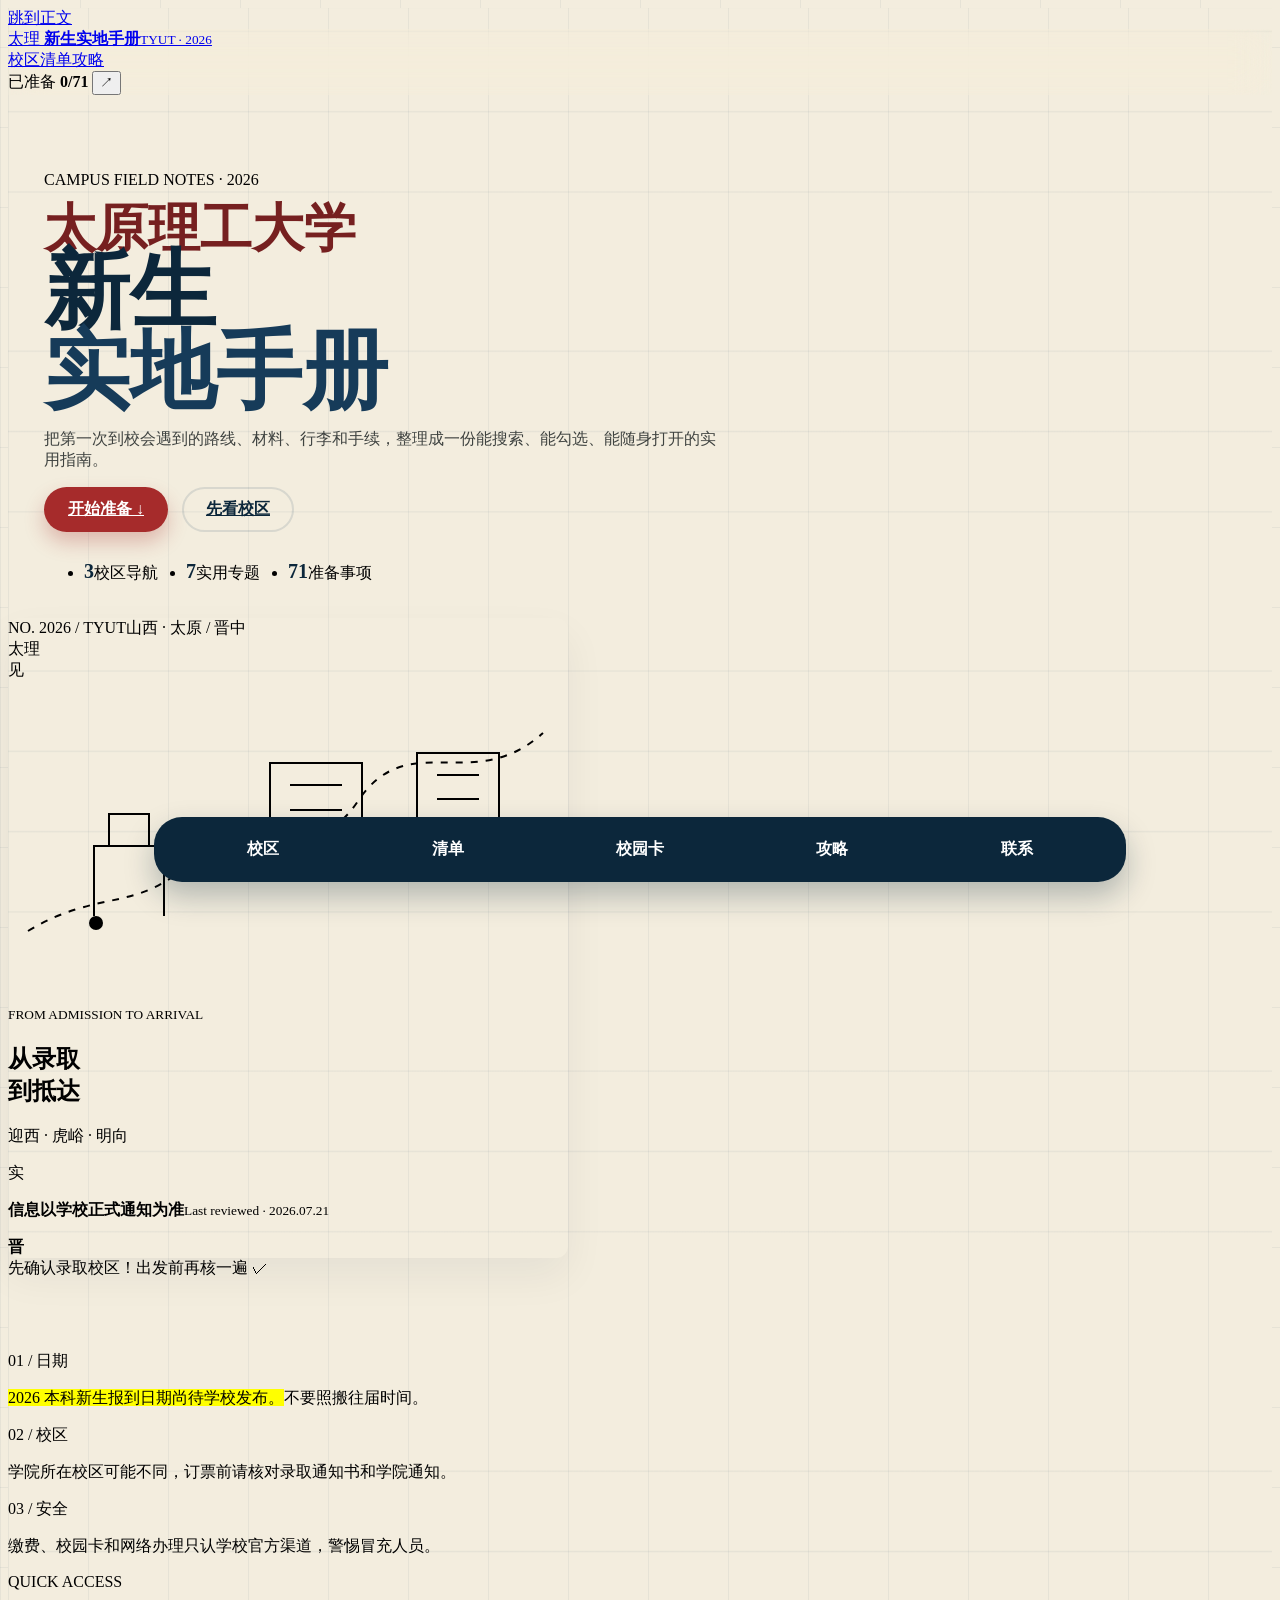
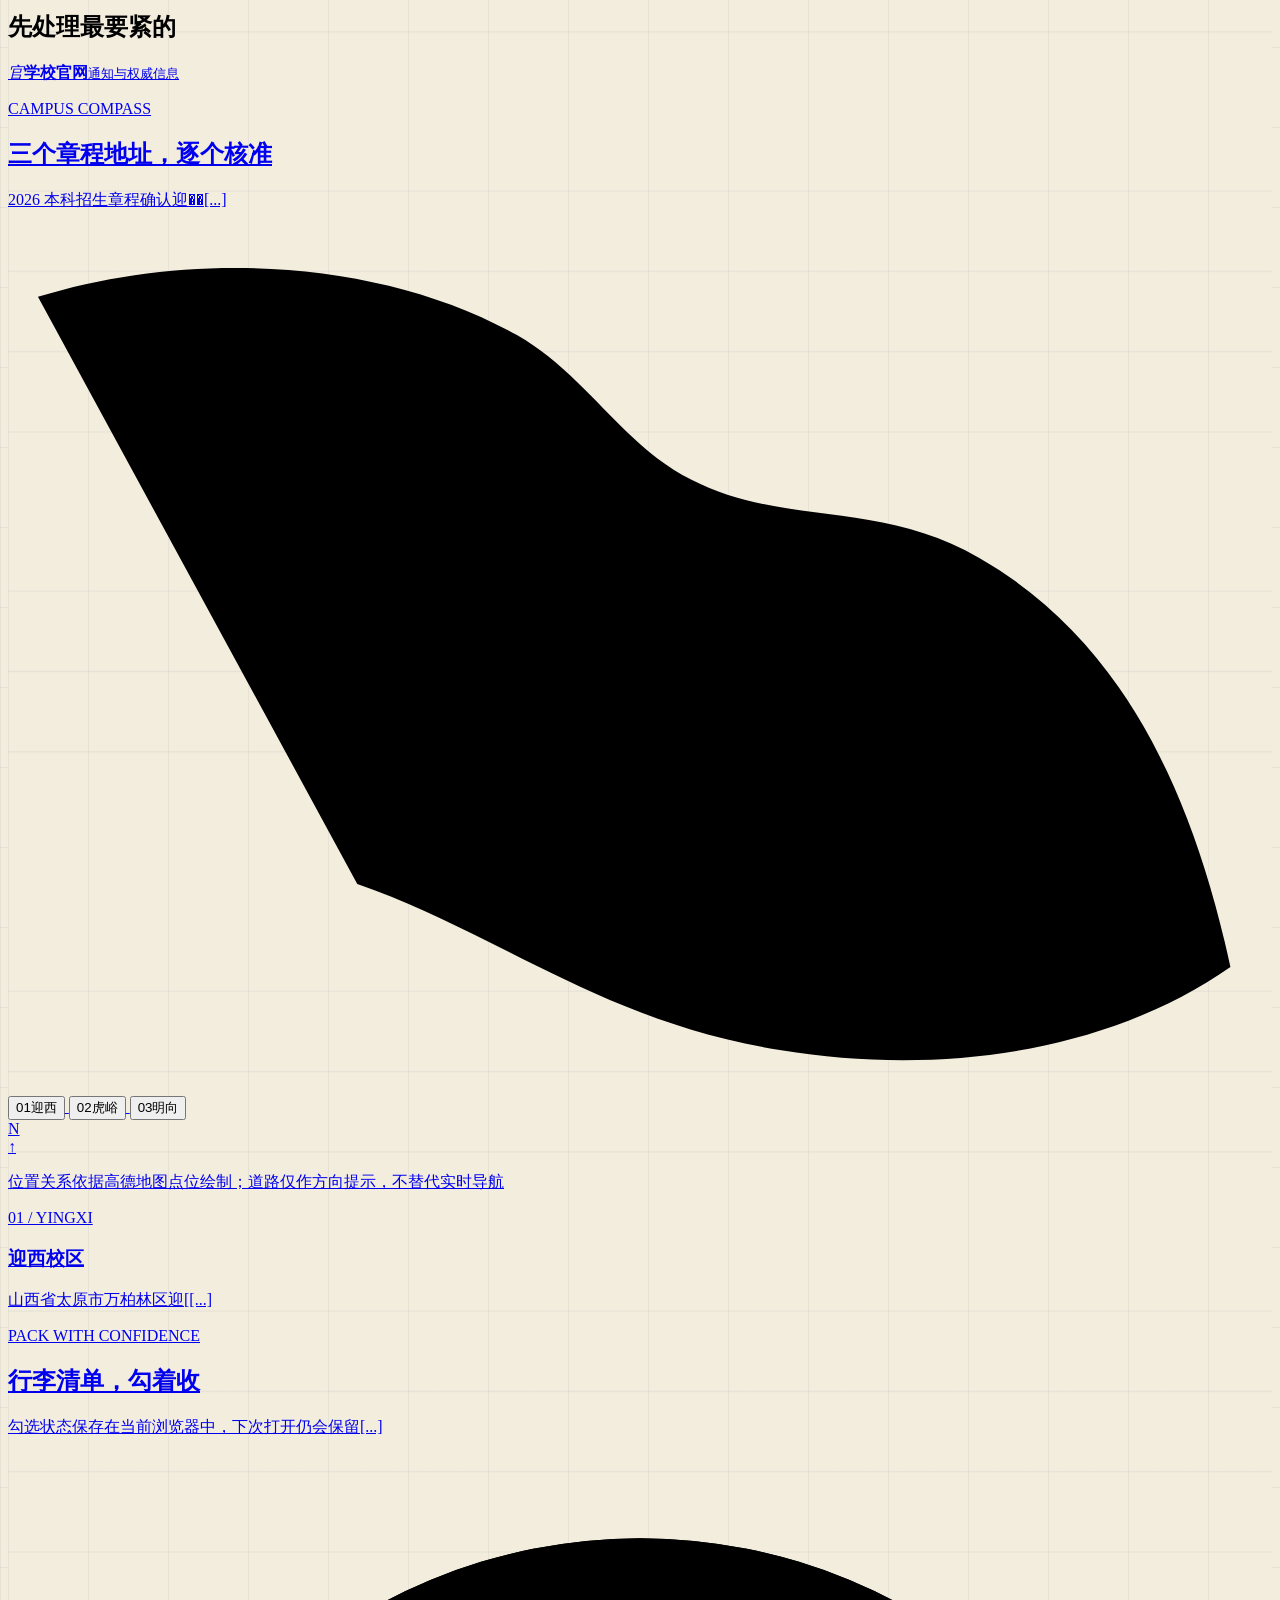
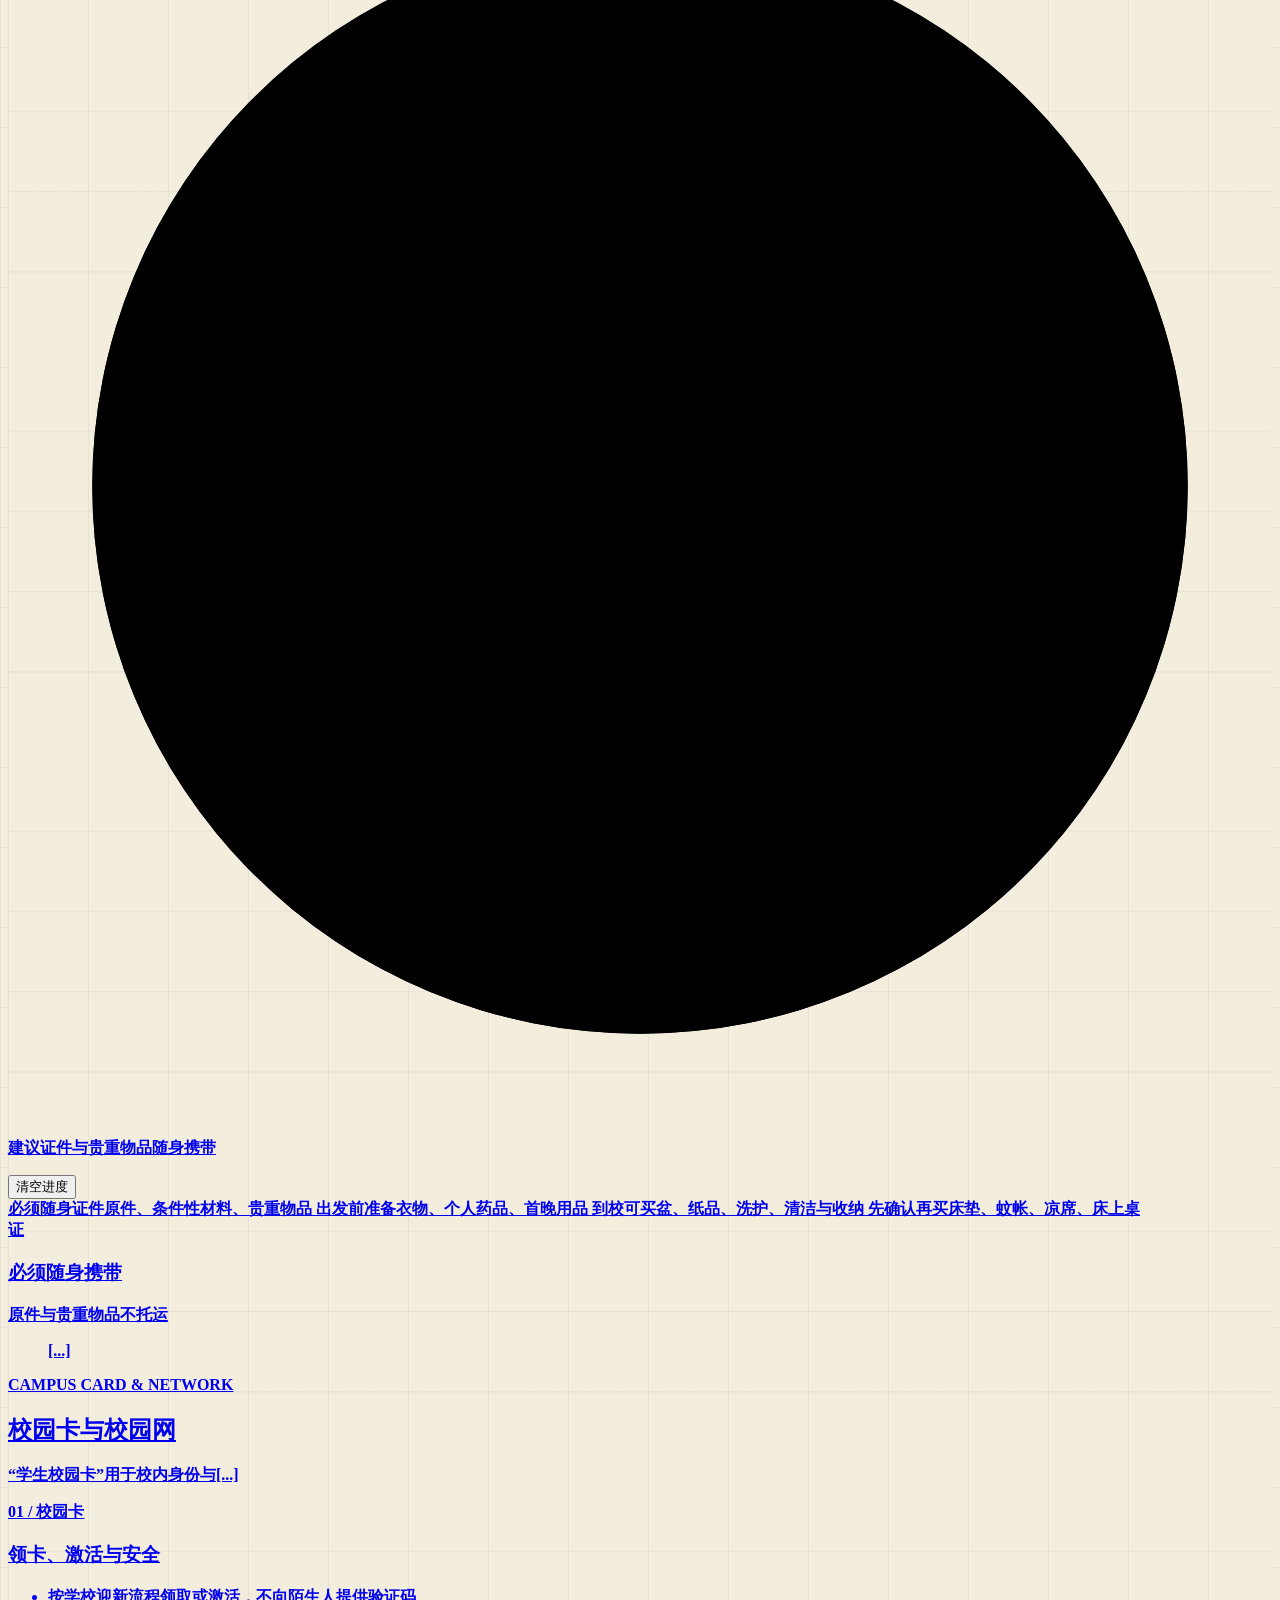
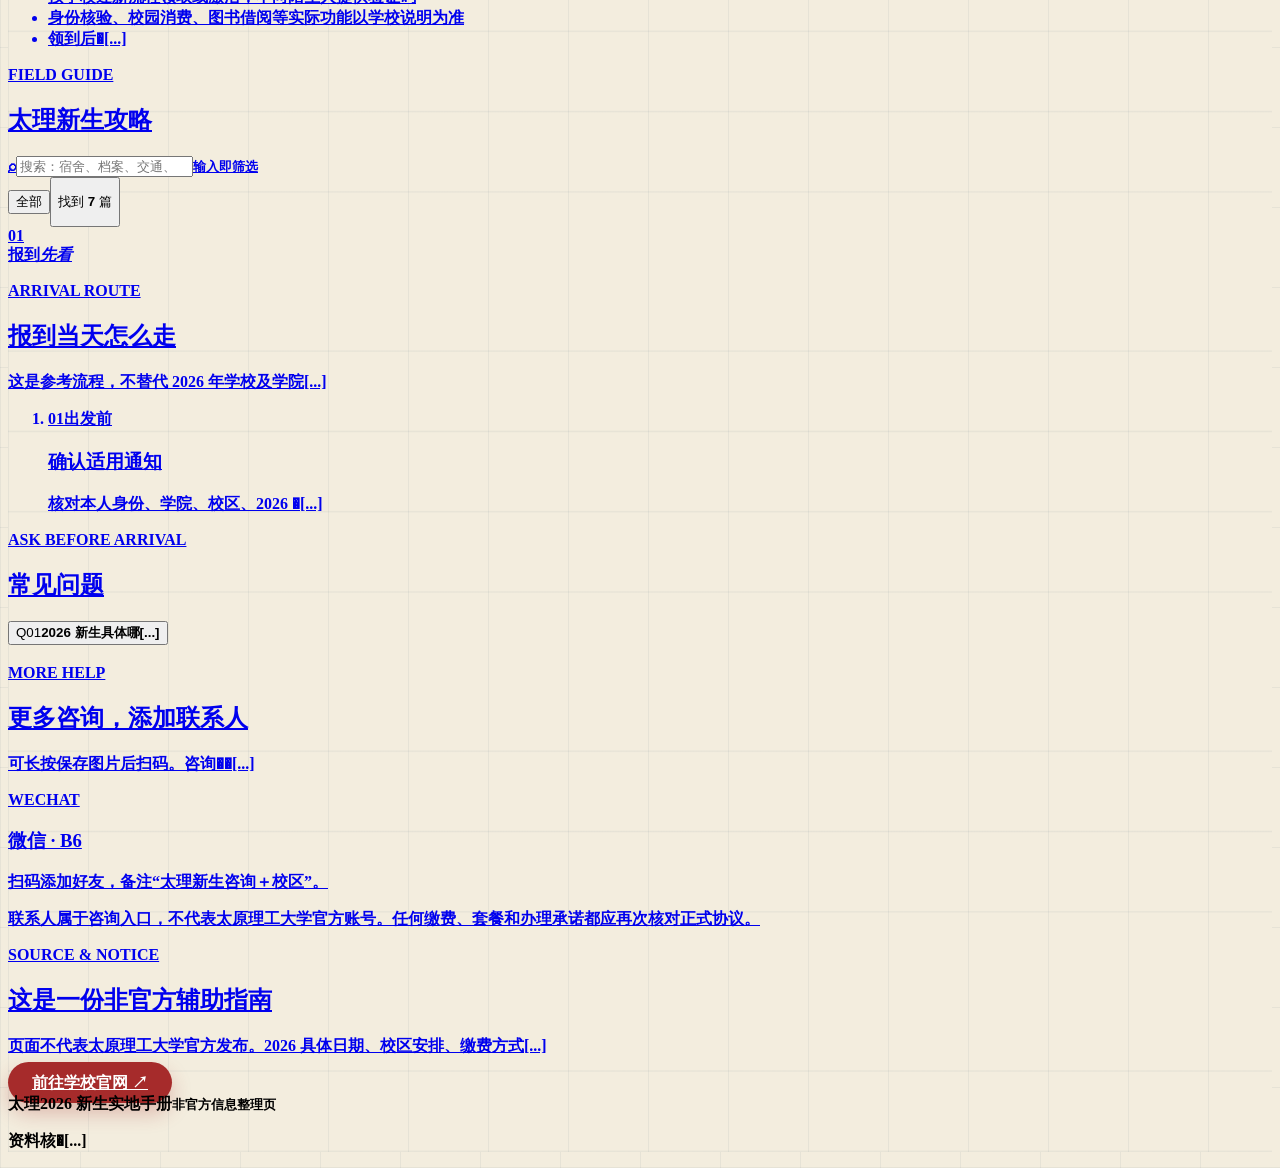
<file: index.html>
<!DOCTYPE html>
<!-- saved from url=(0042)https://tyut-2026-guide.pages.dev/#contact -->
<html lang="zh-CN" style="--progress-offset: 327;"><head><meta http-equiv="Content-Type" content="text/html; charset=UTF-8">
    
    <meta name="viewport" content="width=device-width, initial-scale=1.0">
    <meta name="theme-color" content="#a62b2b">
    <meta name="description" content="太原理工大学 2026 新生实地手册：报到准备、校区导览、行李清单、到校流程与常见问题。">
    <title>太原理工大学 2026 新生实地手册</title>
    <link rel="icon" href="https://tyut-2026-guide.pages.dev/favicon.svg">
    <link rel="stylesheet" href="./assets/styles.css">
    <link rel="stylesheet" href="./assets/custom.css">
  </head>
  <body>
    <a class="skip-link" href="https://tyut-2026-guide.pages.dev/#main">跳到正文</a>
    <header class="site-header" id="top">
      <div class="shell nav-wrap">
        <a class="brand" href="https://tyut-2026-guide.pages.dev/#top" aria-label="返回首页">
          <span class="brand-seal">太理</span>
          <span><strong>新生实地手册</strong><small>TYUT · 2026</small></span>
        </a>
        <nav class="desktop-nav" aria-label="主导航">
          <a href="https://tyut-2026-guide.pages.dev/#map" class="">校区</a><a href="https://tyut-2026-guide.pages.dev/#checklist" class="">清单</a><a href="https://tyut-2026-guide.pages.dev/#[...]" class="">攻略</a>
        </nav>
        <div class="nav-actions">
          <span class="nav-progress">已准备 <strong data-progress-text="">0/71</strong></span>
          <button class="icon-button" type="button" data-share="" aria-label="分享本手册">↗</button>
        </div>
      </div>
    </header>

    <main id="main" tabindex="-1">
      <section class="hero shell">
        <div class="hero-copy reveal visible">
          <p class="eyebrow">CAMPUS FIELD NOTES · 2026</p>
          <h1><span>太原理工大学</span>新生<br><em>实地手册</em></h1>
          <p class="hero-intro">把第一次到校会遇到的路线、材料、行李和手续，整理成一份能搜索、能勾选、能随身打开的实用指南。</p>
          <div class="hero-actions">
            <a class="button button-primary" href="https://tyut-2026-guide.pages.dev/#checklist">开始准备 <span>↓</span></a>
            <a class="button button-ghost" href="https://tyut-2026-guide.pages.dev/#map">先看校区</a>
          </div>
          <ul class="hero-stats" aria-label="手册概览">
            <li><strong>3</strong><span>校区导航</span></li>
            <li><strong id="guide-count">7</strong><span>实用专题</span></li>
            <li><strong id="item-count">71</strong><span>准备事项</span></li>
          </ul>
        </div>
        <div class="field-wrap reveal reveal-delay visible">
          <span class="tape tape-one"></span><span class="tape tape-two"></span>
          <article class="field-card">
            <div class="field-top"><span>NO. 2026 / TYUT</span><span>山西 · 太原 / 晋中</span></div>
            <div class="field-stamp">太理<br>见</div>
            <div class="campus-sketch" aria-hidden="true">
              <svg viewBox="0 0 560 320" role="img">
                <path d="M20 250 C95 205 130 235 190 174 S300 195 350 120 S465 115 535 52" fill="none" stroke="currentColor" stroke-width="2" stroke-dasharray="7 8"></path>
                <path d="M86 235v-70h70v70m-55-70v-32h40v32m121 15v-98h92v98m-72-76h52m-52 25h52m75 15v-72h82v72m-62-50h42m-42 24h42" fill="none" stroke="currentColor" stroke-width="2"></path>
                <circle cx="88" cy="242" r="7"></circle><circle cx="279" cy="184" r="7"></circle><circle cx="451" cy="148" r="7"></circle>
              </svg>
            </div>
            <div class="field-main"><small>FROM ADMISSION TO ARRIVAL</small><h2>从录取<br>到抵达</h2><p>迎西 · 虎峪 · 明向</p></div>
            <div class="field-foot"><span class="mini-seal">实</span><p><strong>信息以学校正式通知为准</strong><small>Last reviewed · 2026.07.21</small></p><b>晋</b></div>
          </article>
          <span class="hand-note note-one">先确认录取校区！</span><span class="hand-note note-two">出发前再核一遍 ✓</span>
        </div>
      </section>

      <section class="shell notice-section reveal visible" aria-label="重要提醒">
        <article><span>01 / 日期</span><p><mark>2026 本科新生报到日期尚待学校发布。</mark>不要照搬往届时间。</p></article>
        <article><span>02 / 校区</span><p>学院所在校区可能不同，订票前请核对录取通知书和学院通知。</p></article>
        <article><span>03 / 安全</span><p>缴费、校园卡和网络办理只认学校官方渠道，警惕冒充人员。</p></article>
      </section>

      <section class="quick shell section-space">
        <header class="section-heading reveal visible"><p class="eyebrow">QUICK ACCESS</p><h2>先处理最要紧的</h2></header>
        <div class="quick-grid">
          <a class="quick-card reveal visible" href="https://www.tyut.edu.cn/" target="_blank" rel="noopener"><i>官</i><span><strong>学校官网</strong><small>通知与权威信息</small></spa[...]</a>
        </div>
      </section>

      <section class="map-section" id="map">
        <div class="shell section-space">
          <header class="section-heading split light reveal visible"><div><p class="eyebrow">CAMPUS COMPASS</p><h2>三个章程地址，逐个核准</h2></div><p>2026 本科招生章程确认迎��[...]</p></header>
          <div class="map-layout reveal visible">
            <div class="map-board" aria-label="太原理工大学校区示意图">
              <div class="map-grid"></div>
              <svg class="regional-map" viewBox="0 0 760 520" aria-hidden="true">
                <path class="district-shape" d="M18 42C112 13 226 20 306 65c42 24 63 66 105 87 54 28 113 12 173 47 82 47 127 134 151 246-76 53-178 65-270 50-108-17-171-71-255-100C132 368 61 359 20[...]"/>
              </svg>
              <button class="map-pin active" style="--x:20%;--y:25%" data-campus="yingxi"><span>01</span>迎西</button>
              <button class="map-pin" style="--x:20%;--y:34%" data-campus="huyu"><span>02</span>虎峪</button>
              <button class="map-pin" style="--x:80%;--y:75%" data-campus="mingxiang"><span>03</span>明向</button>
              <div class="map-north">N<br><span>↑</span></div>
              <p class="map-caption">位置关系依据高德地图点位绘制；道路仅作方向提示，不替代实时导航</p>
            </div>
            <aside class="campus-panel" id="campus-panel" aria-live="polite"><span class="campus-index">01 / YINGXI</span><h3>迎西校区</h3><p class="address">山西省太原市万柏林区迎[[...]</p></aside>
          </div>
        </div>
      </section>

      <section class="checklist-section" id="checklist">
        <div class="shell section-space">
          <div class="checklist-intro reveal visible">
            <header class="section-heading light"><p class="eyebrow">PACK WITH CONFIDENCE</p><h2>行李清单，勾着收</h2><p>勾选状态保存在当前浏览器中，下次打开仍会保留[...]</p>
            <div class="progress-ring"><svg viewBox="0 0 120 120"><circle cx="60" cy="60" r="52"></circle><circle class="progress-value" cx="60" cy="60" r="52"></circle></svg><strong data-progres[...]</strong></div>
          </div>
          <div class="check-toolbar"><p>建议证件与贵重物品随身携带</p><button type="button" data-clear-checks="">清空进度</button></div>
          <div class="pack-legend" aria-label="物品准备分类">
            <span><b>必须随身</b>证件原件、条件性材料、贵重物品</span>
            <span><b>出发前准备</b>衣物、个人药品、首晚用品</span>
            <span><b>到校可买</b>盆、纸品、洗护、清洁与收纳</span>
            <span><b>先确认再买</b>床垫、蚊帐、凉席、床上桌</span>
          </div>
          <div class="check-grid" id="check-grid"><article class="check-group"><header><span>证</span><div><h3>必须随身携带</h3><p>原件与贵重物品不托运</p></div></header><ul>[...]</ul></article></div>
        </div>
      </section>

      <section class="campus-card-section shell section-space" id="campus-card">
        <header class="section-heading split reveal visible"><div><p class="eyebrow">CAMPUS CARD &amp; NETWORK</p><h2>校园卡与校园网</h2></div><p>“学生校园卡”用于校内身份与[...]</p></header>
        <div class="campus-service-grid">
          <article class="service-panel service-panel-card reveal visible">
            <span class="service-index">01 / 校园卡</span><h3>领卡、激活与安全</h3>
            <ul><li>按学校迎新流程领取或激活，不向陌生人提供验证码</li><li>身份核验、校园消费、图书借阅等实际功能以学校说明为准</li><li>领到后�[...]</li></ul>
          </article>
        </div>
      </section>

      <section class="guide-section shell section-space" id="guide">
        <header class="section-heading reveal visible"><p class="eyebrow">FIELD GUIDE</p><h2>太理新生攻略</h2></header>
        <div class="guide-tools reveal visible">
          <label class="search-box"><span>⌕</span><input type="search" data-search="" placeholder="搜索：宿舍、档案、交通、防骗…"><kbd>输入即筛选</kbd></label>
          <div class="filters" id="filters" aria-label="攻略分类"><button type="button" class="active" data-filter="全部" aria-pressed="true">全部</button><button type="button" class="" d[...]</div>
          <p>找到 <strong id="result-count">7</strong> 篇</p>
        </div>
        <div class="guide-list" id="guide-list"><article class="guide-card"><div class="guide-number">01</div><div class="guide-body"><div class="guide-meta"><span>报到</span><em>先看</em></d[...]</article></div>
      </section>

      <section class="arrival shell section-space" id="arrival">
        <header class="section-heading split reveal visible"><div><p class="eyebrow">ARRIVAL ROUTE</p><h2>报到当天怎么走</h2></div><p>这是参考流程，不替代 2026 年学校及学院[...]</p></header>
        <ol class="timeline" id="timeline"><li class="reveal visible"><span class="step">01</span><time>出发前</time><h3>确认适用通知</h3><p>核对本人身份、学院、校区、2026 �[...]</li></ol>
      </section>

      <section class="faq shell section-space" id="faq">
        <header class="section-heading reveal visible"><p class="eyebrow">ASK BEFORE ARRIVAL</p><h2>常见问题</h2></header>
        <div class="faq-list" id="faq-list"><article class="faq-item"><h3><button type="button" aria-expanded="true" aria-controls="faq-0" data-faq=""><span>Q01</span><strong>2026 新生具体哪[...]</strong></button></h3></article></div>
      </section>

      <section class="contact-section" id="contact">
        <div class="shell section-space">
          <header class="section-heading split light reveal visible"><div><p class="eyebrow">MORE HELP</p><h2>更多咨询，添加联系人</h2></div><p>可长按保存图片后扫码。咨询��[...]</p></header>
          <div class="contact-grid">
            <article class="contact-card reveal visible"><div class="contact-copy"><span>WECHAT</span><h3>微信 · B6</h3><p>扫码添加好友，备注“太理新生咨询＋校区”。</p></[...]
          </div>
          <p class="contact-disclaimer">联系人属于咨询入口，不代表太原理工大学官方账号。任何缴费、套餐和办理承诺都应再次核对正式协议。</p>
        </div>
      </section>

      <section class="source-card shell reveal visible">
        <div><p class="eyebrow">SOURCE &amp; NOTICE</p><h2>这是一份非官方辅助指南</h2><p>页面不代表太原理工大学官方发布。2026 具体日期、校区安排、缴费方式[...]</p>
        <a class="button button-primary" href="https://www.tyut.edu.cn/" target="_blank" rel="noopener">前往学校官网 ↗</a>
      </section>
    </main>

    <footer class="site-footer">
        <div class="shell"><div class="brand"><span class="brand-seal">太理</span><span><strong>2026 新生实地手册</strong><small>非官方信息整理页</small></span></div><p>资料核�[...]</p></div>
    </footer>
    <nav class="mobile-nav" aria-label="移动端导航"><a href="https://tyut-2026-guide.pages.dev/#map">校区</a><a href="https://tyut-2026-guide.pages.dev/#checklist">清单</a><a href="https://tyut-2026-guide.pages.dev/#campus-card">校园卡</a><a href="https://tyut-2026-guide.pages.dev/#guide">攻略</a><a href="https://tyut-2026-guide.pages.dev/#contact">联系</a></nav>
    <div class="toast" role="status" aria-live="polite"></div>
    <script type="module" src="./assets/app.js"></script>
  

</body></html>
</file>
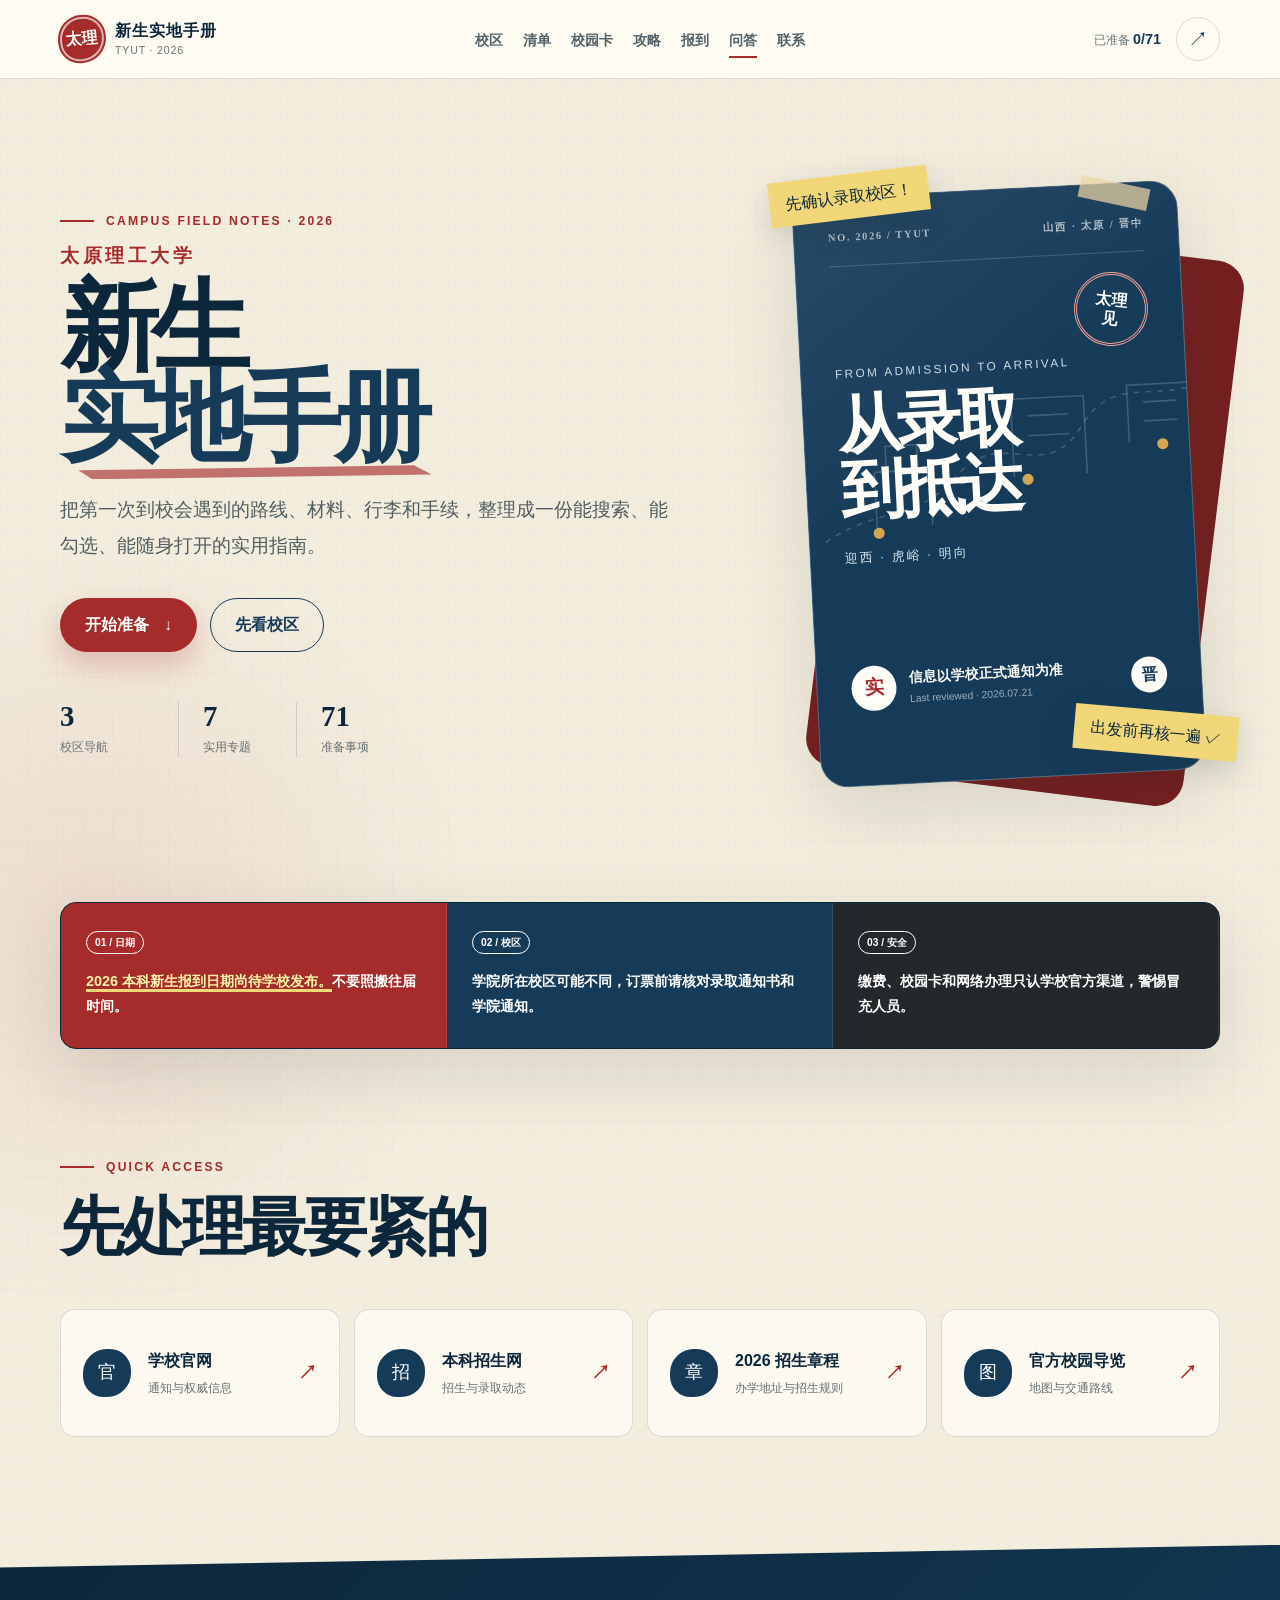
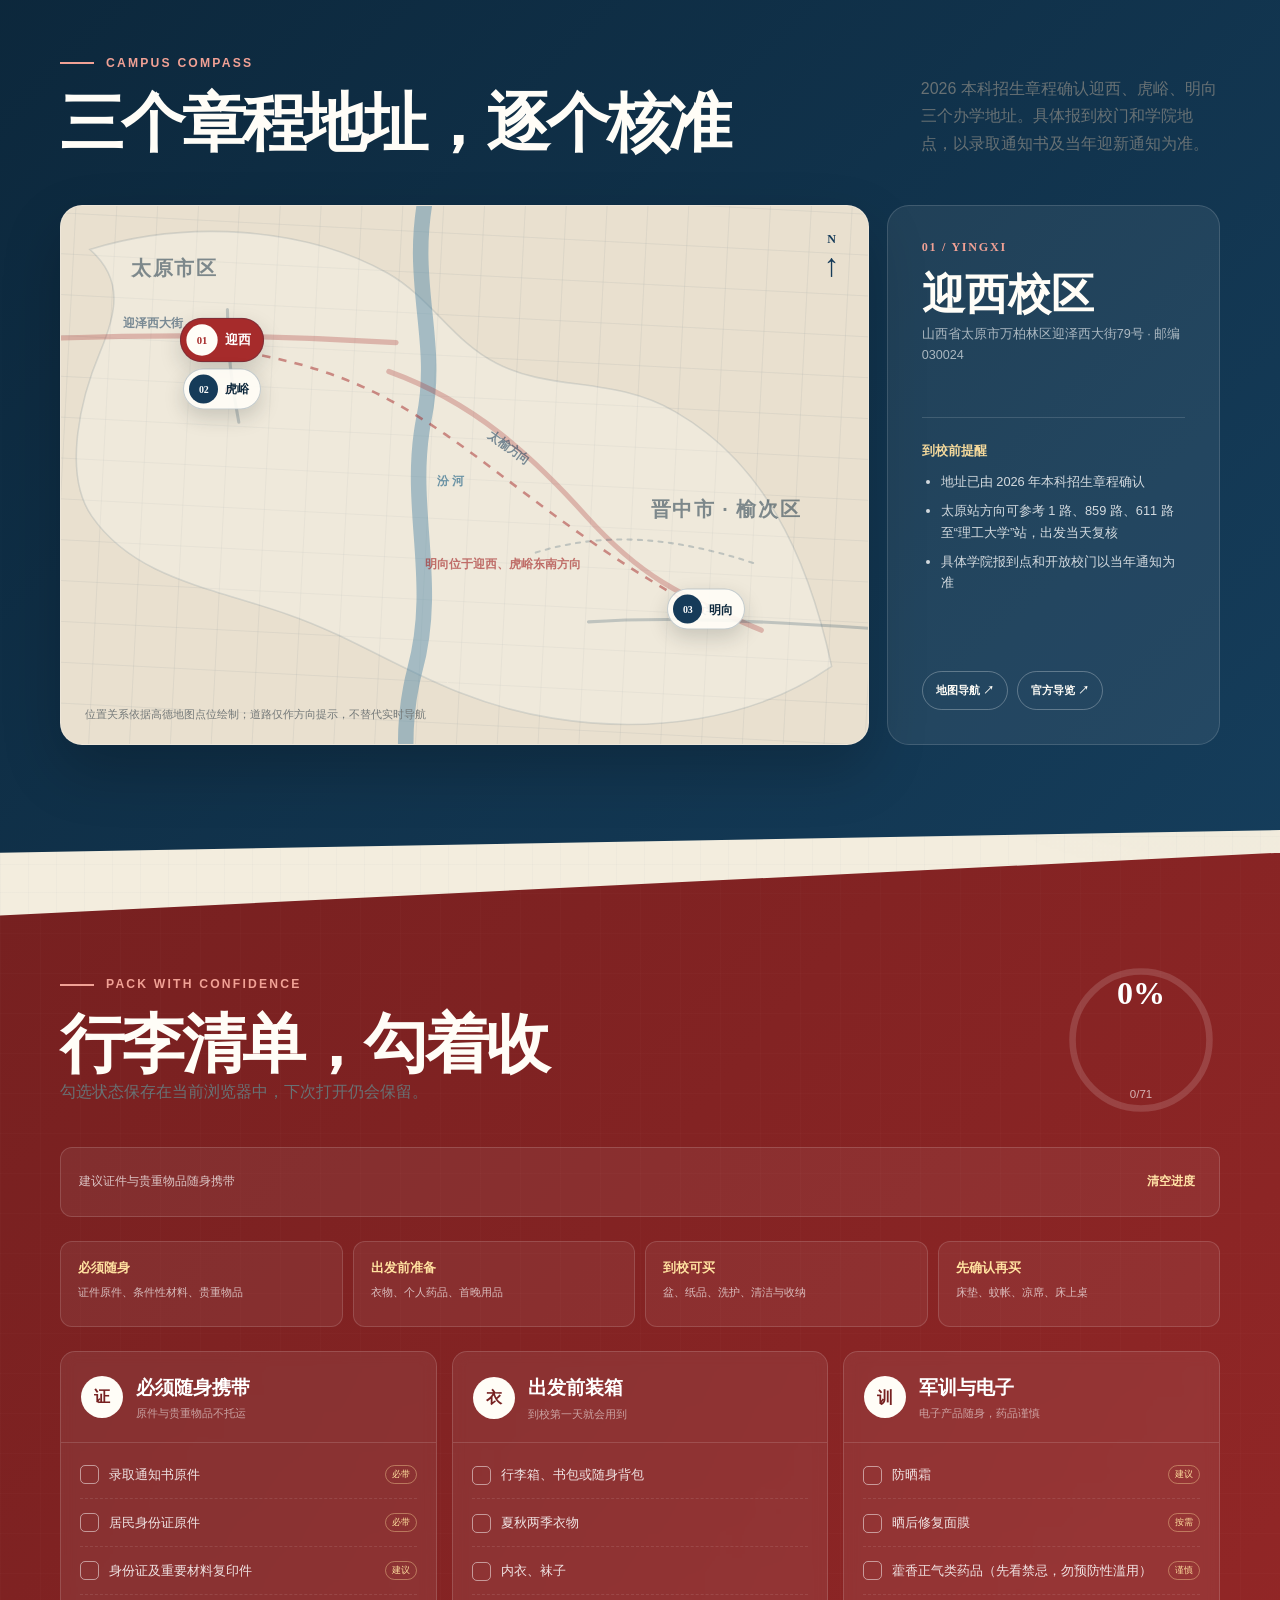
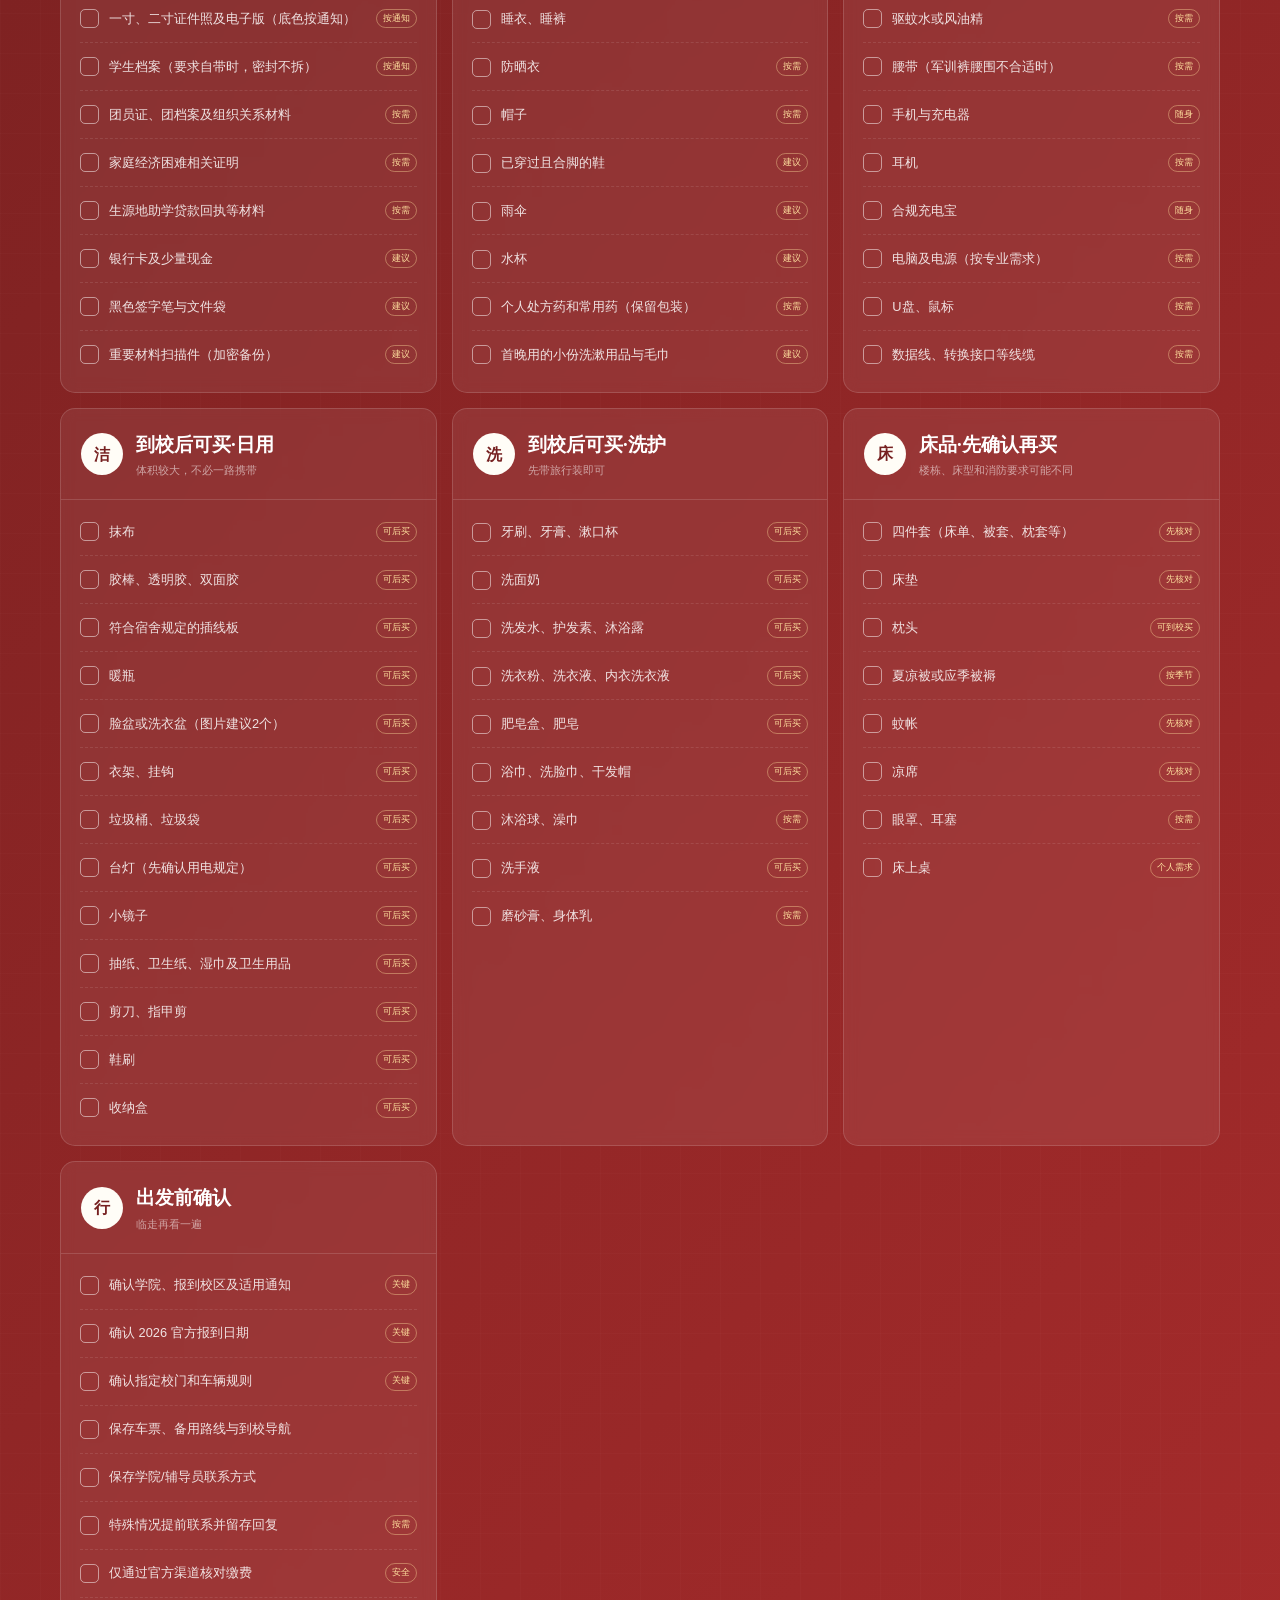
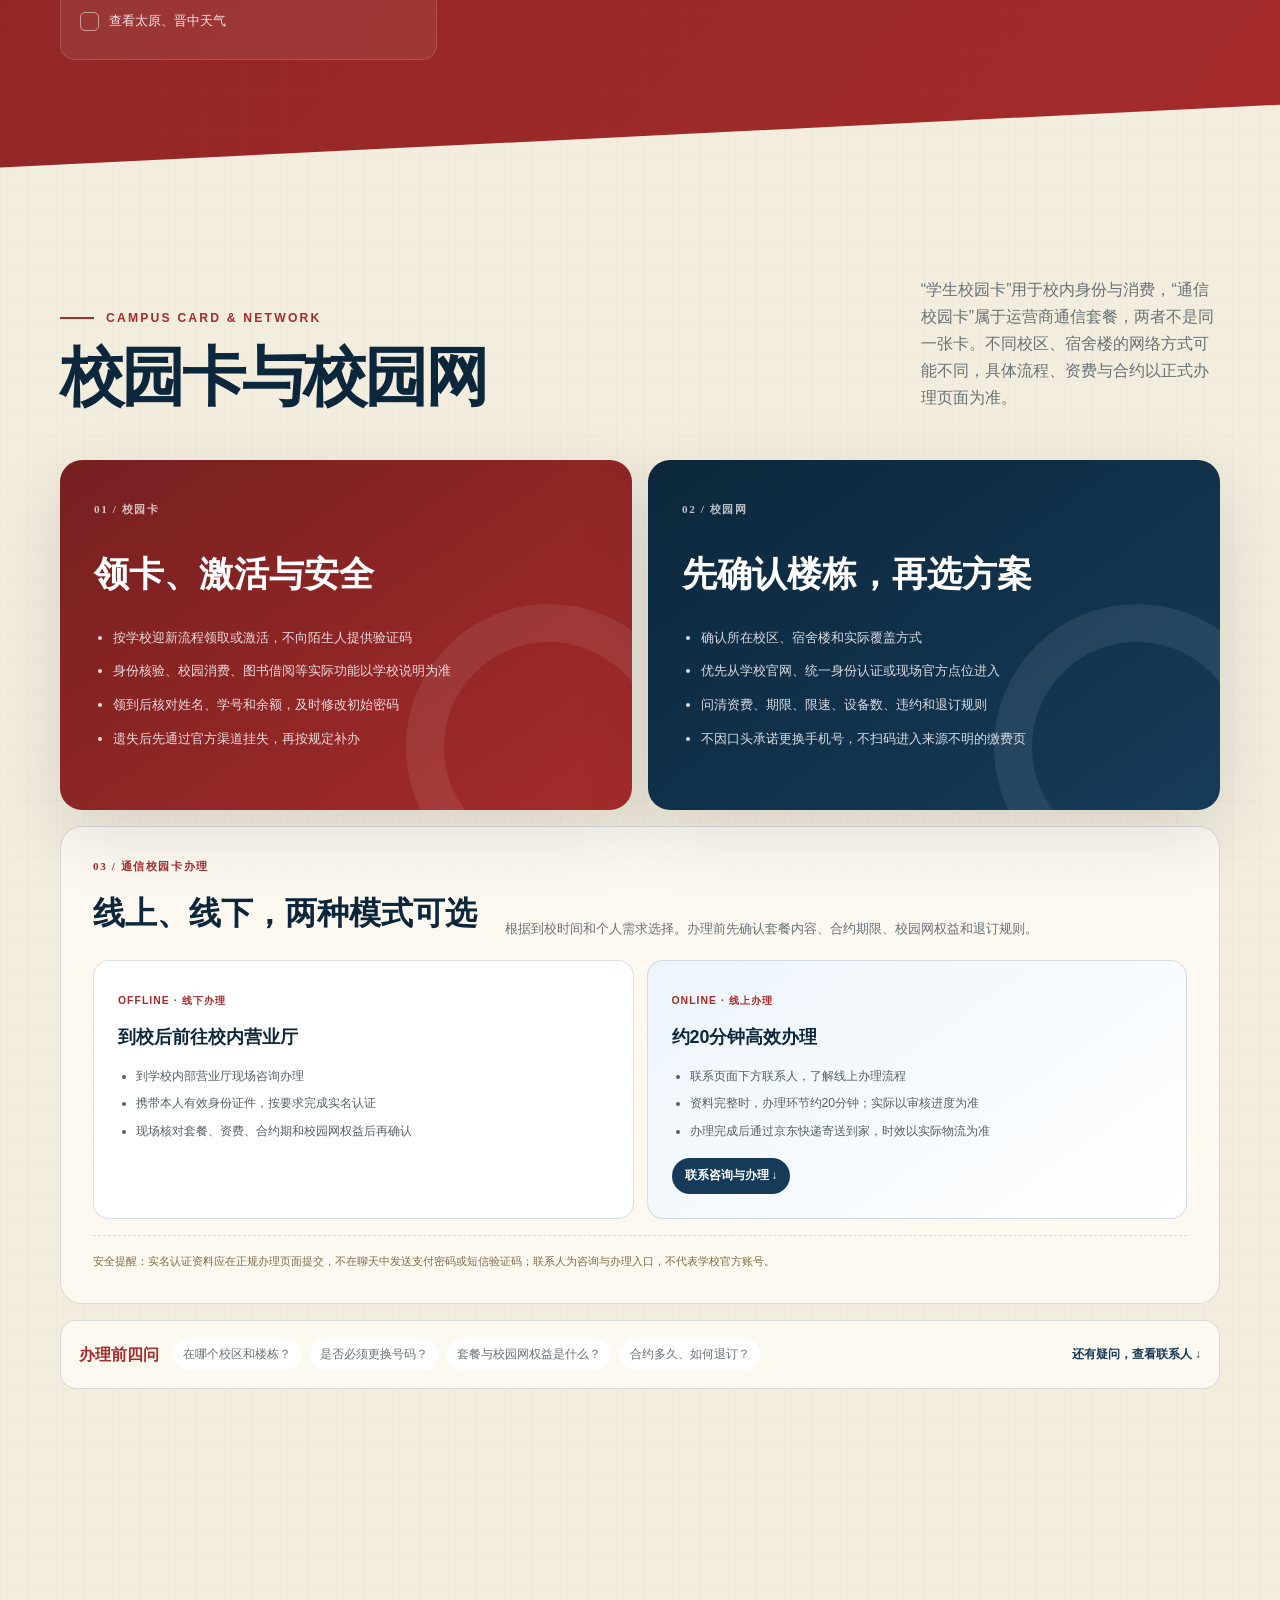
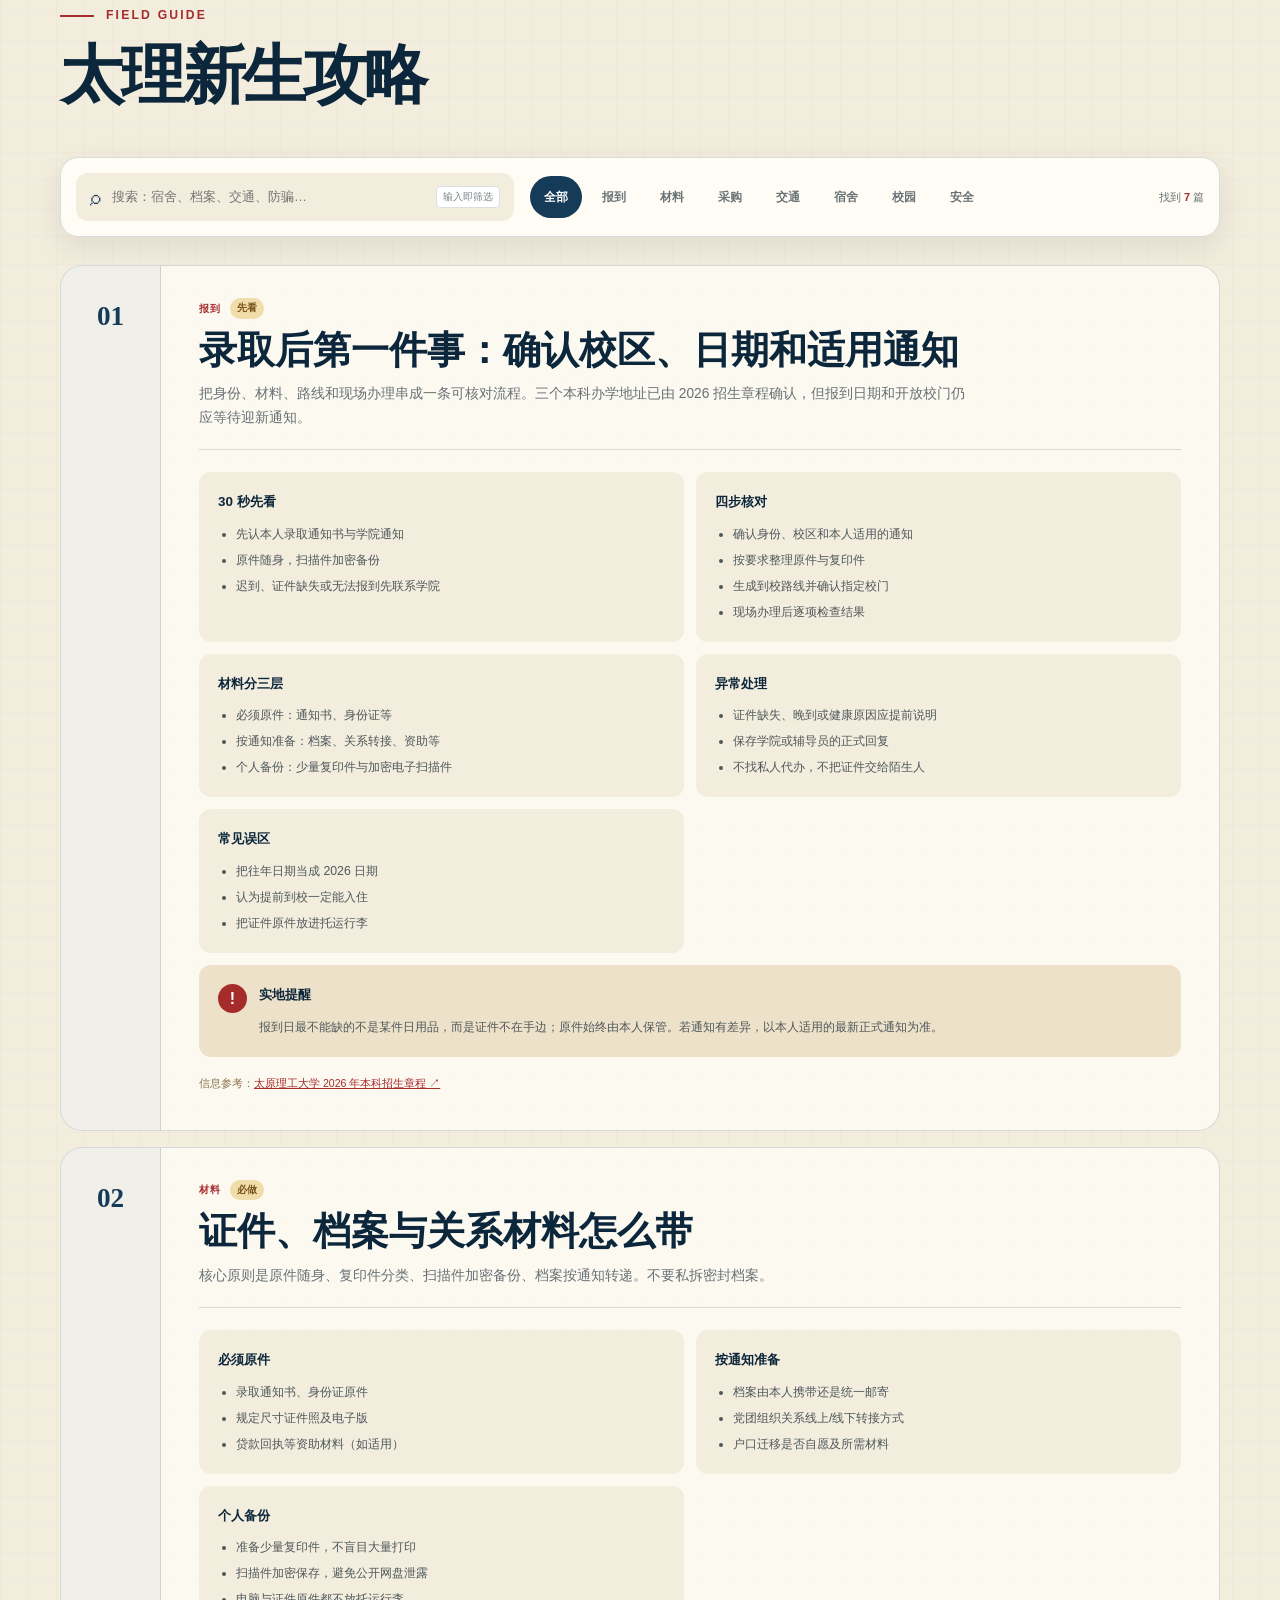
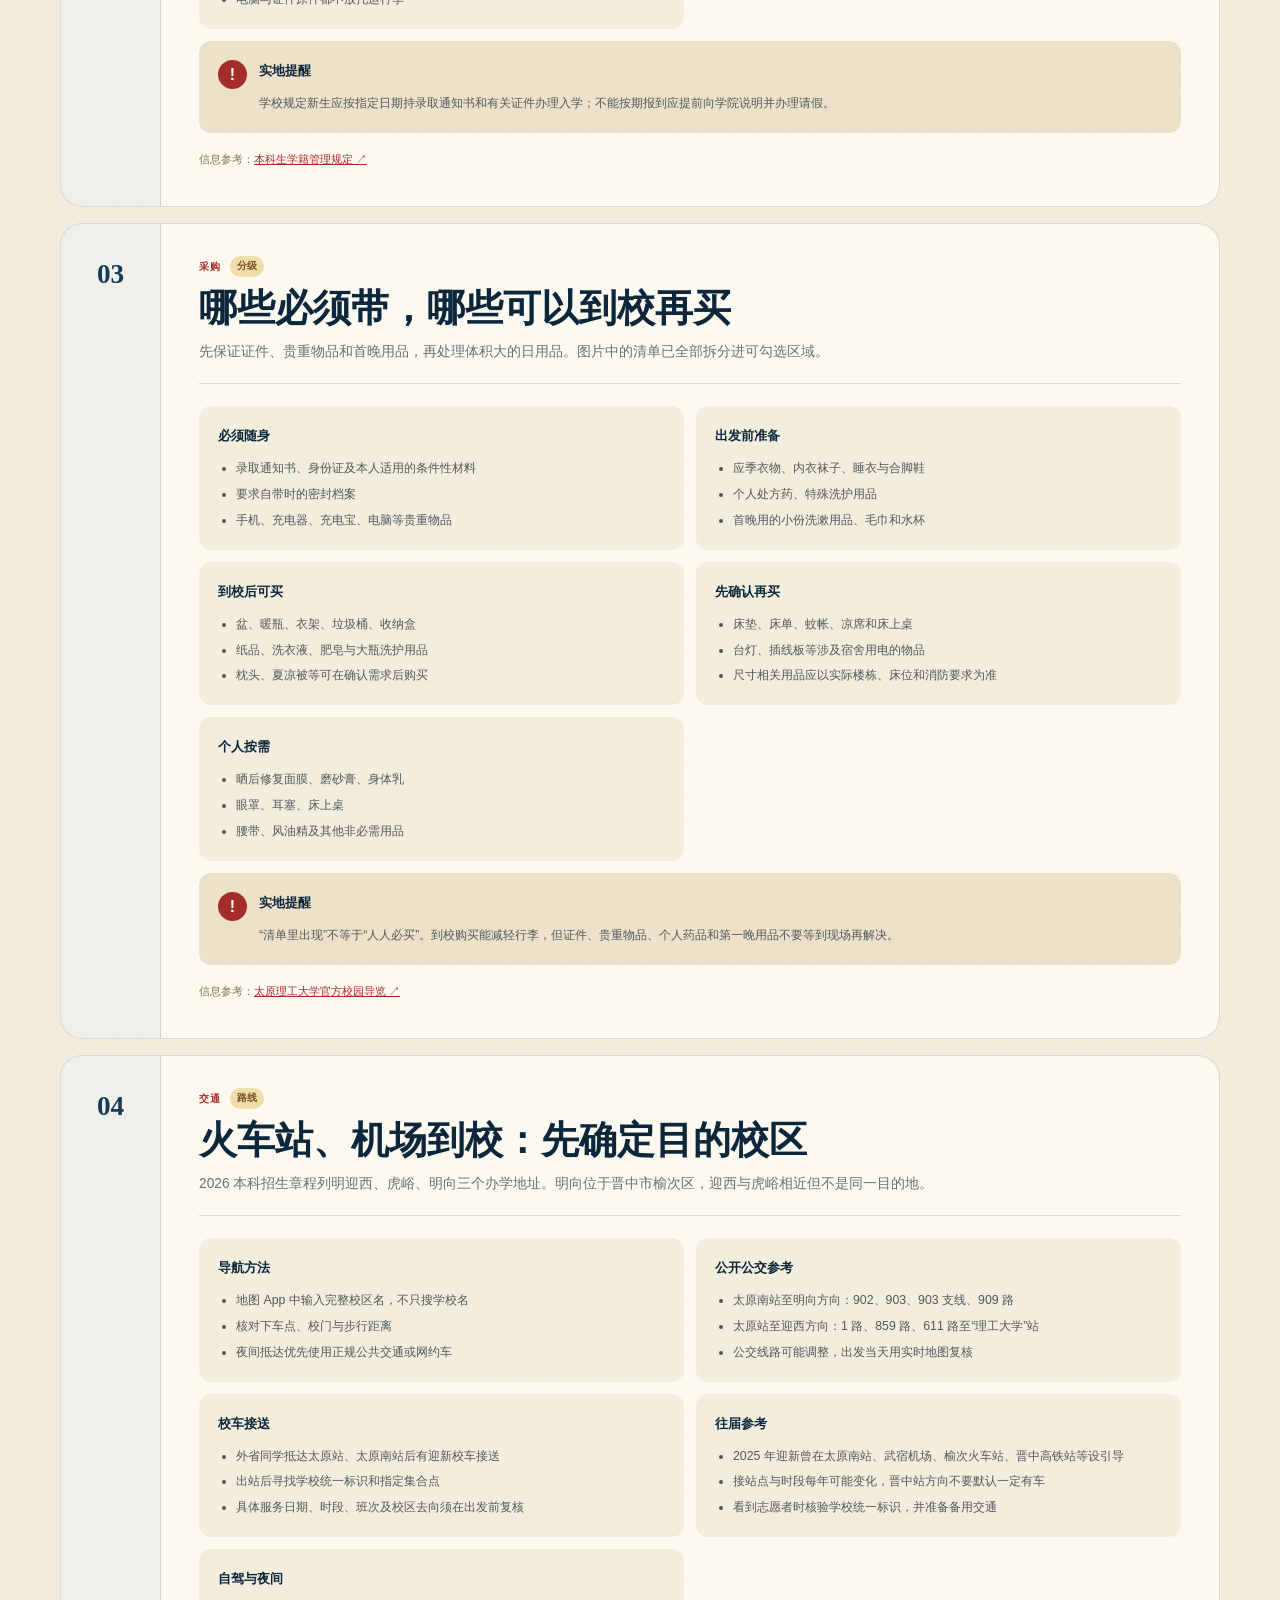
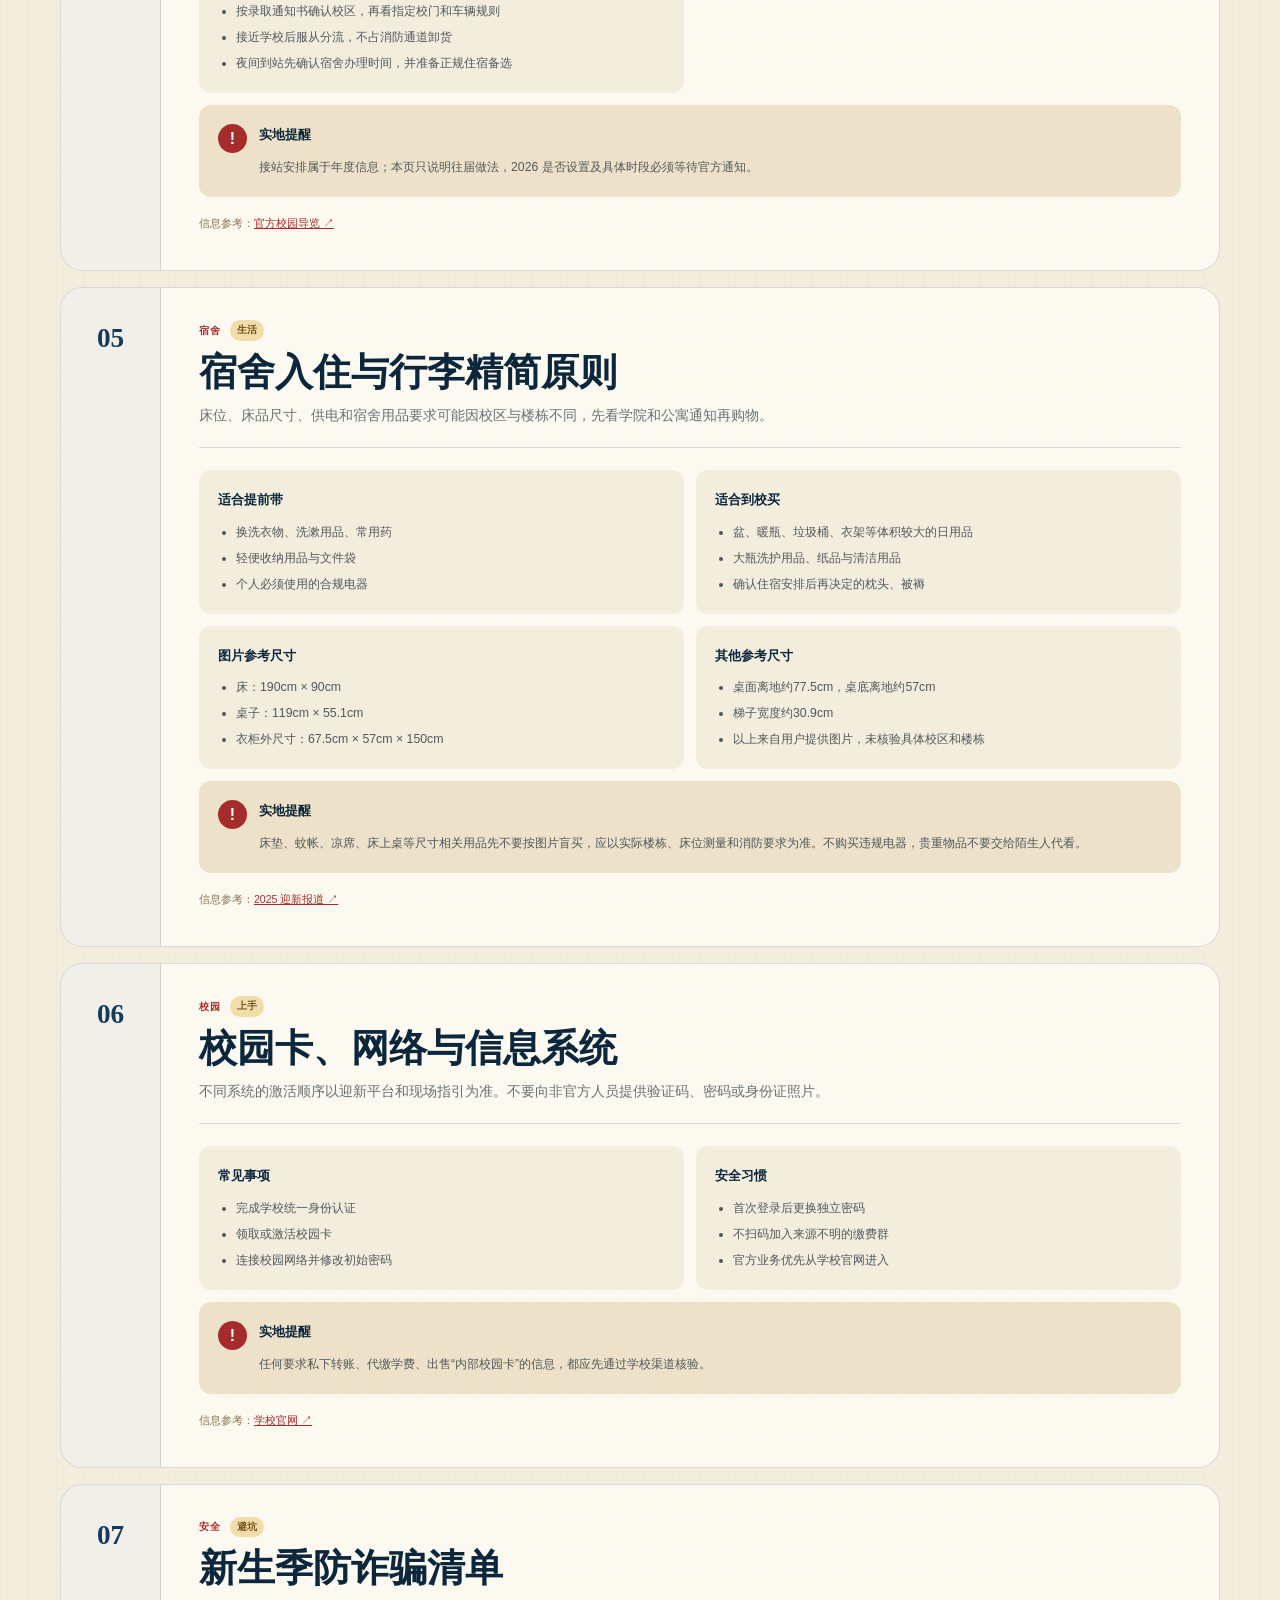
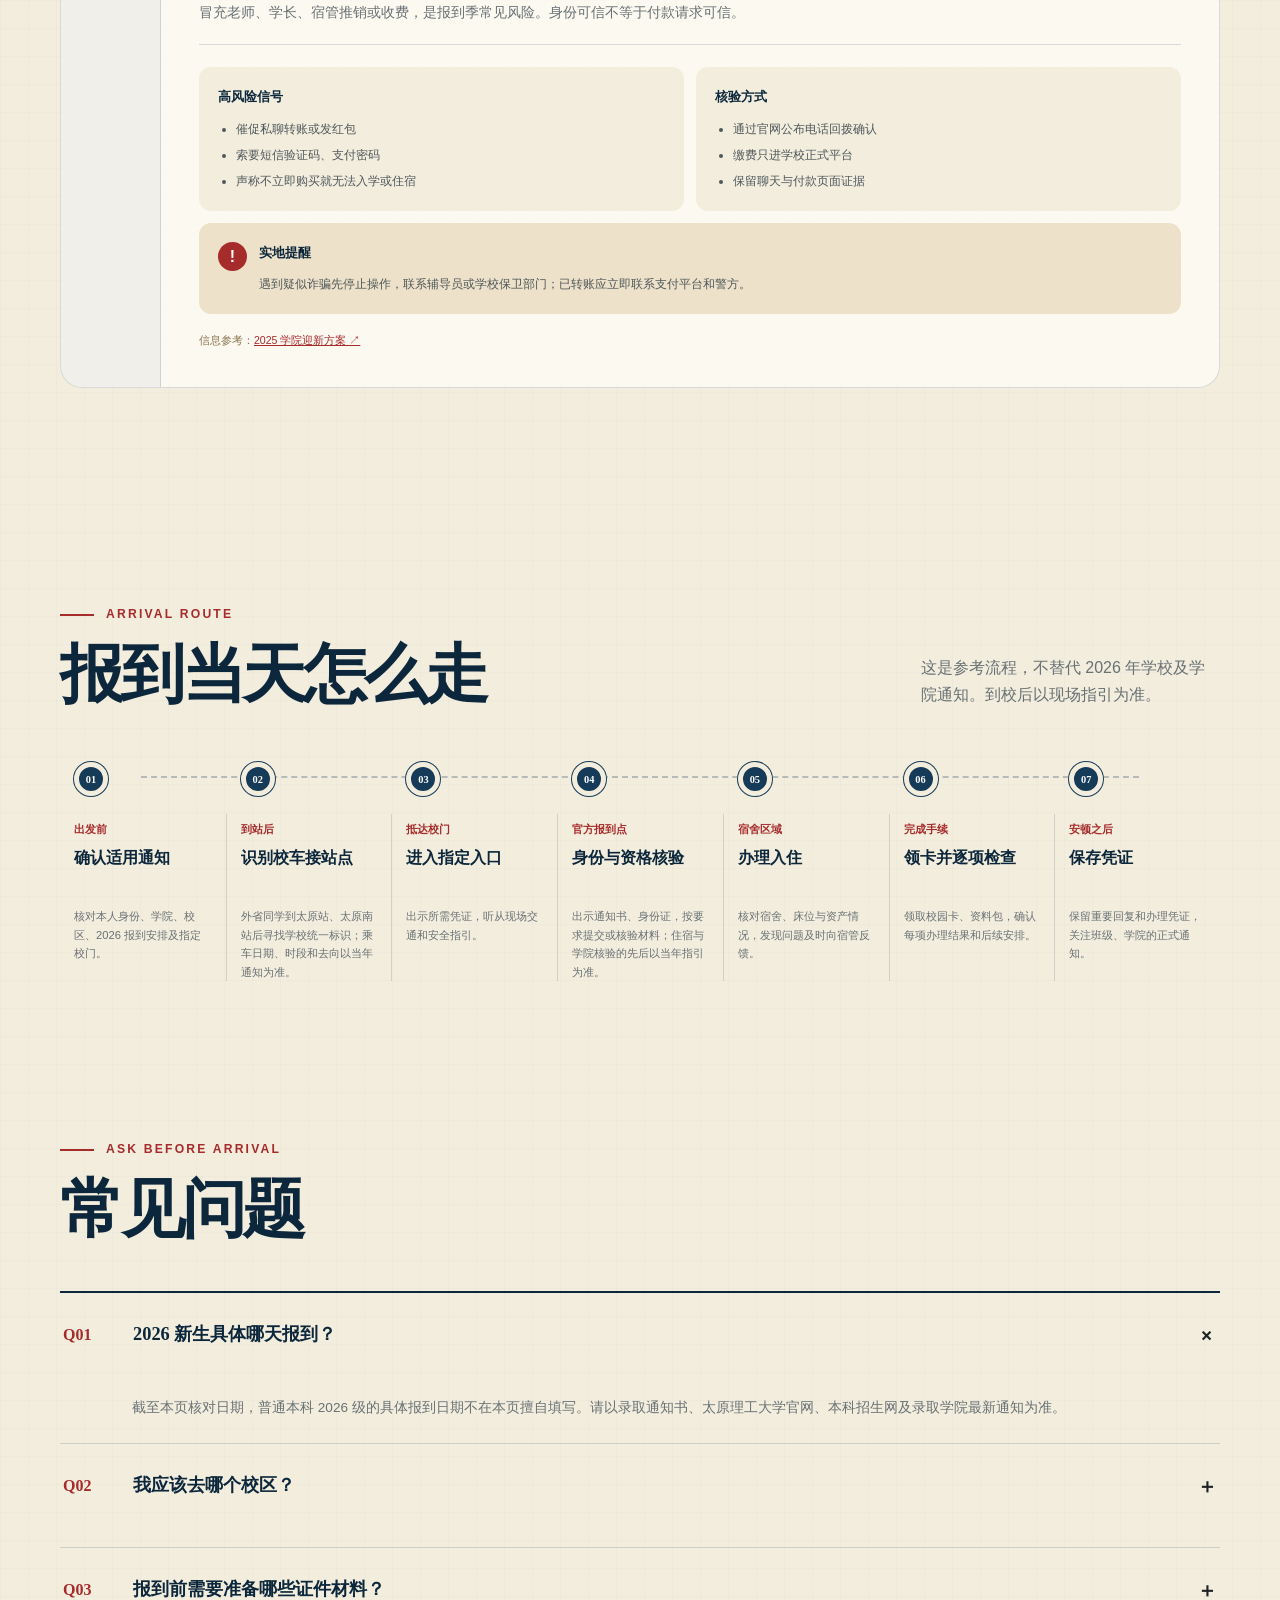
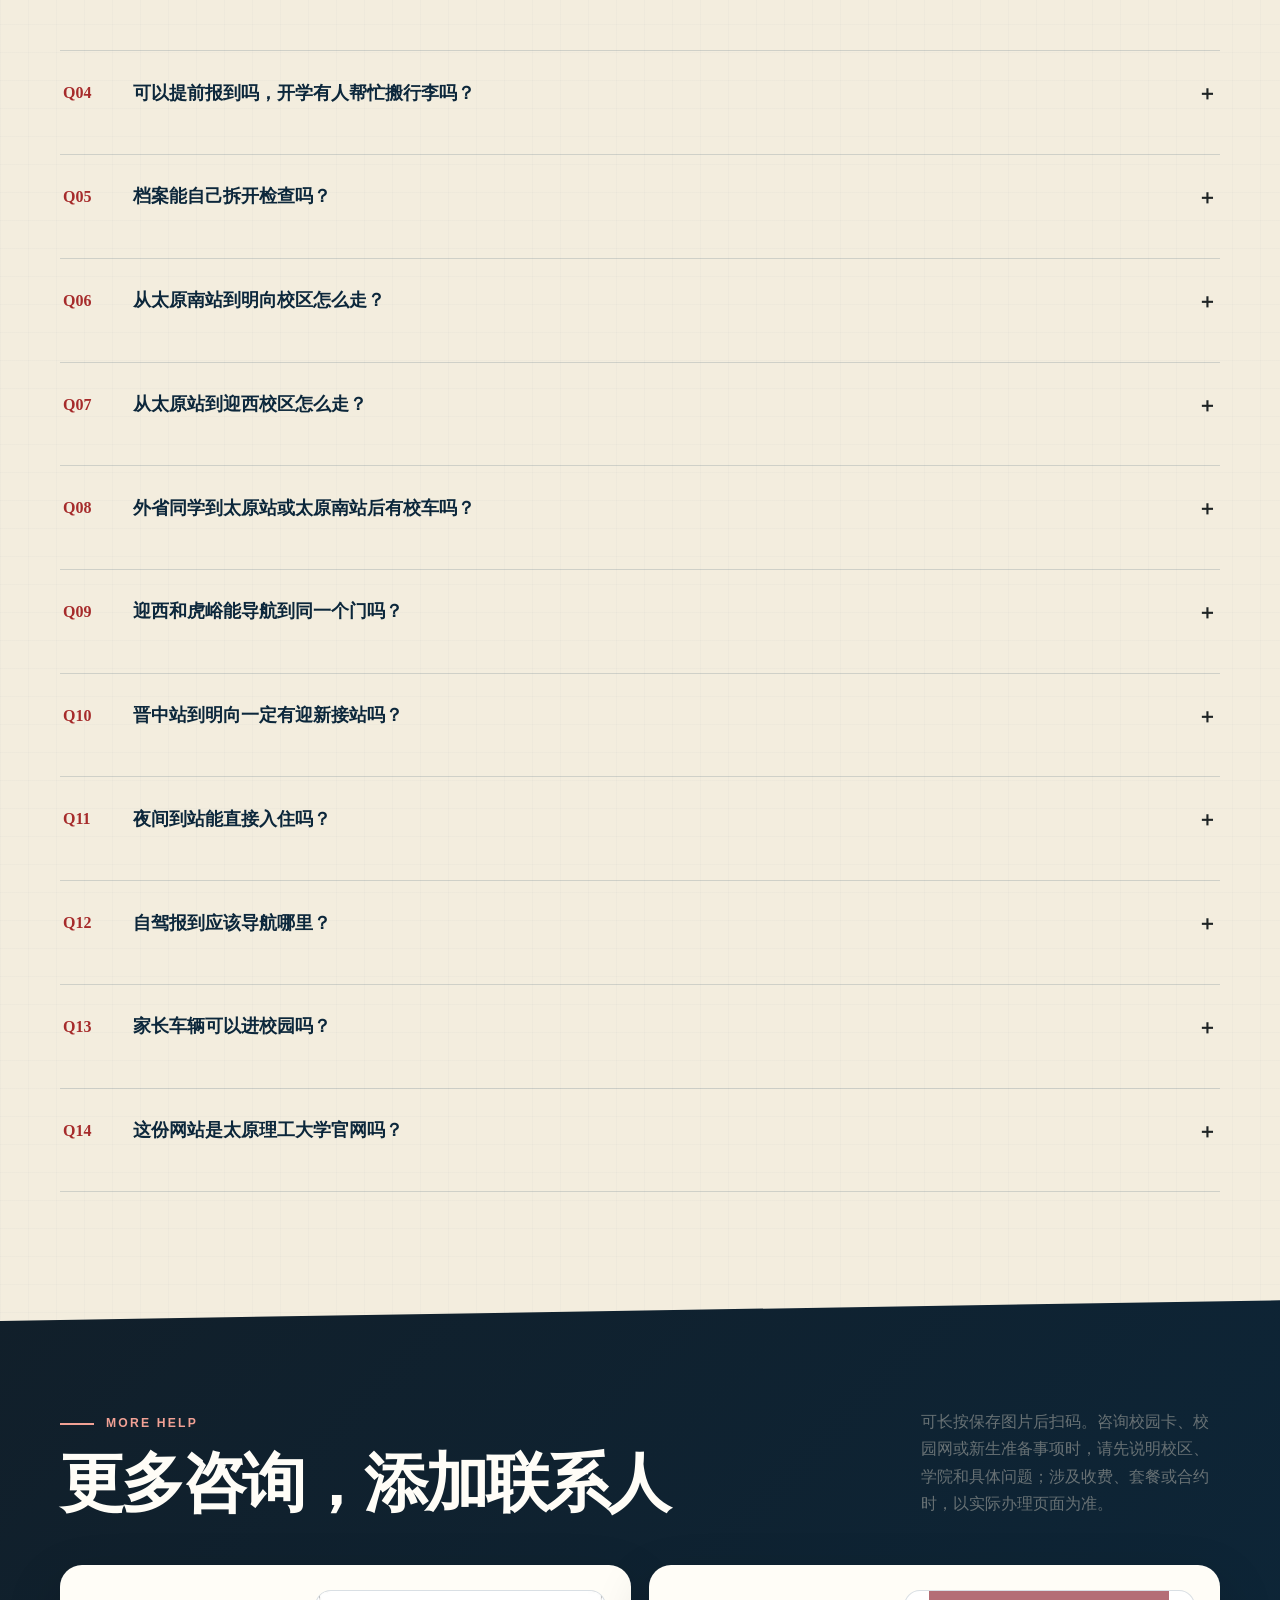
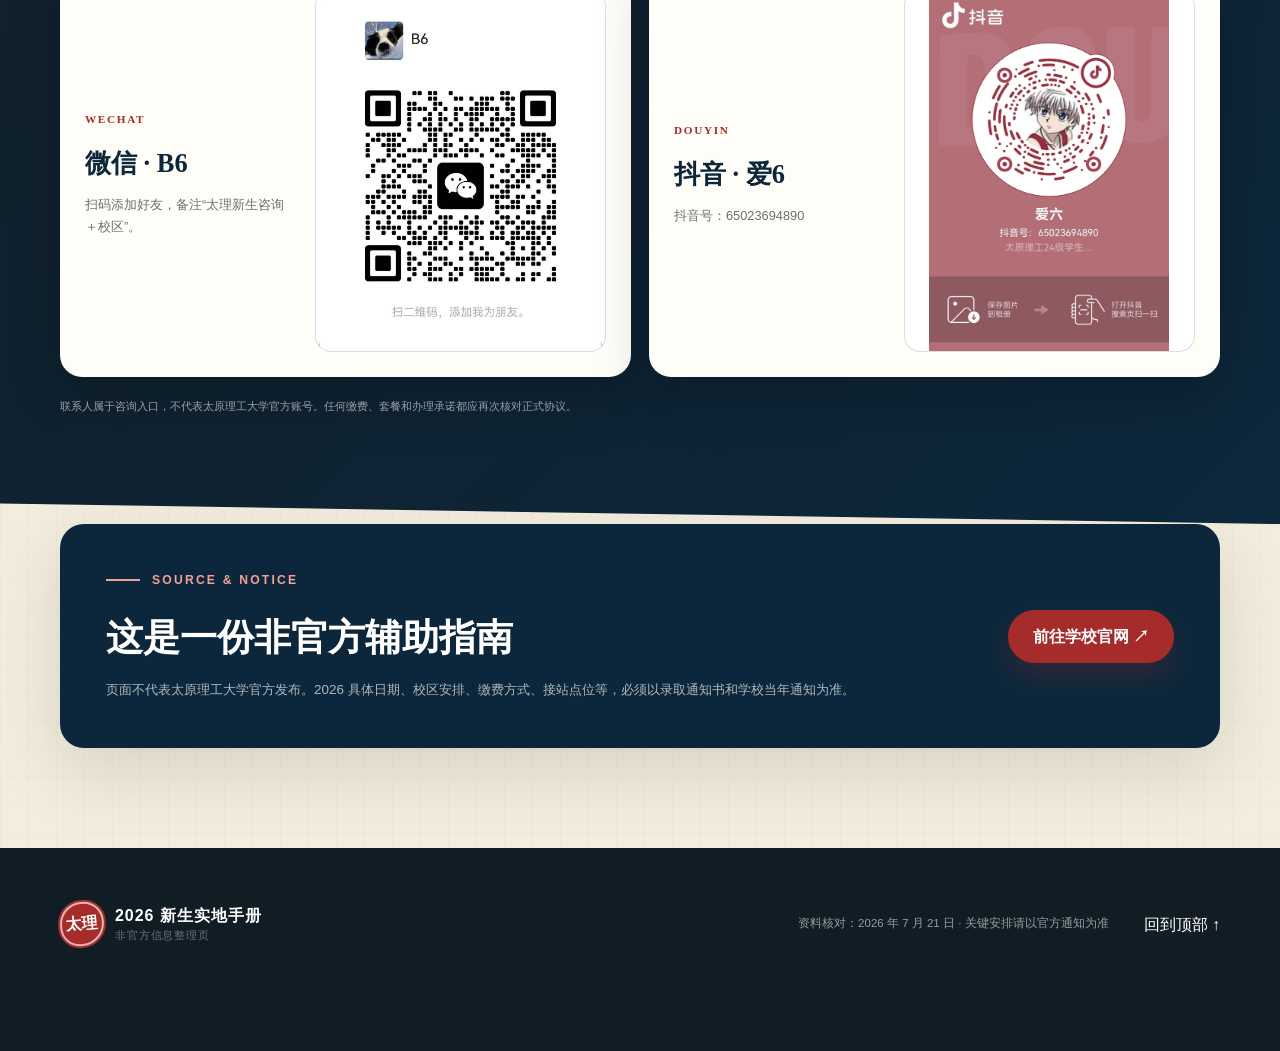
<file: 太原理工大学 2026 新生实地手册.html>
<!DOCTYPE html>
<!-- saved from url=(0042)https://tyut-2026-guide.pages.dev/#contact -->
<html lang="zh-CN" style="--progress-offset: 327;"><head><meta http-equiv="Content-Type" content="text/html; charset=UTF-8">
    
    <meta name="viewport" content="width=device-width, initial-scale=1.0">
    <meta name="theme-color" content="#a62b2b">
    <meta name="description" content="太原理工大学 2026 新生实地手册：报到准备、校区导览、行李清单、到校流程与常见问题。">
    <title>太原理工大学 2026 新生实地手册</title>
    <link rel="icon" href="https://tyut-2026-guide.pages.dev/favicon.svg">
    <link rel="stylesheet" href="./太原理工大学 2026 新生实地手册_files/styles.css">
  </head>
  <body>
    <a class="skip-link" href="https://tyut-2026-guide.pages.dev/#main">跳到正文</a>
    <header class="site-header" id="top">
      <div class="shell nav-wrap">
        <a class="brand" href="https://tyut-2026-guide.pages.dev/#top" aria-label="返回首页">
          <span class="brand-seal">太理</span>
          <span><strong>新生实地手册</strong><small>TYUT · 2026</small></span>
        </a>
        <nav class="desktop-nav" aria-label="主导航">
          <a href="https://tyut-2026-guide.pages.dev/#map" class="">校区</a><a href="https://tyut-2026-guide.pages.dev/#checklist" class="">清单</a><a href="https://tyut-2026-guide.pages.dev/#campus-card" class="">校园卡</a><a href="https://tyut-2026-guide.pages.dev/#guide" class="">攻略</a><a href="https://tyut-2026-guide.pages.dev/#arrival" class="">报到</a><a href="https://tyut-2026-guide.pages.dev/#faq" class="active">问答</a><a href="https://tyut-2026-guide.pages.dev/#contact" class="">联系</a>
        </nav>
        <div class="nav-actions">
          <span class="nav-progress">已准备 <strong data-progress-text="">0/71</strong></span>
          <button class="icon-button" type="button" data-share="" aria-label="分享本手册">↗</button>
        </div>
      </div>
    </header>

    <main id="main" tabindex="-1">
      <section class="hero shell">
        <div class="hero-copy reveal visible">
          <p class="eyebrow">CAMPUS FIELD NOTES · 2026</p>
          <h1><span>太原理工大学</span>新生<br><em>实地手册</em></h1>
          <p class="hero-intro">把第一次到校会遇到的路线、材料、行李和手续，整理成一份能搜索、能勾选、能随身打开的实用指南。</p>
          <div class="hero-actions">
            <a class="button button-primary" href="https://tyut-2026-guide.pages.dev/#checklist">开始准备 <span>↓</span></a>
            <a class="button button-ghost" href="https://tyut-2026-guide.pages.dev/#map">先看校区</a>
          </div>
          <ul class="hero-stats" aria-label="手册概览">
            <li><strong>3</strong><span>校区导航</span></li>
            <li><strong id="guide-count">7</strong><span>实用专题</span></li>
            <li><strong id="item-count">71</strong><span>准备事项</span></li>
          </ul>
        </div>
        <div class="field-wrap reveal reveal-delay visible">
          <span class="tape tape-one"></span><span class="tape tape-two"></span>
          <article class="field-card">
            <div class="field-top"><span>NO. 2026 / TYUT</span><span>山西 · 太原 / 晋中</span></div>
            <div class="field-stamp">太理<br>见</div>
            <div class="campus-sketch" aria-hidden="true">
              <svg viewBox="0 0 560 320" role="img">
                <path d="M20 250 C95 205 130 235 190 174 S300 195 350 120 S465 115 535 52" fill="none" stroke="currentColor" stroke-width="2" stroke-dasharray="7 8"></path>
                <path d="M86 235v-70h70v70m-55-70v-32h40v32m121 15v-98h92v98m-72-76h52m-52 25h52m75 15v-72h82v72m-62-50h42m-42 24h42" fill="none" stroke="currentColor" stroke-width="2"></path>
                <circle cx="88" cy="242" r="7"></circle><circle cx="279" cy="184" r="7"></circle><circle cx="451" cy="148" r="7"></circle>
              </svg>
            </div>
            <div class="field-main"><small>FROM ADMISSION TO ARRIVAL</small><h2>从录取<br>到抵达</h2><p>迎西 · 虎峪 · 明向</p></div>
            <div class="field-foot"><span class="mini-seal">实</span><p><strong>信息以学校正式通知为准</strong><small>Last reviewed · 2026.07.21</small></p><b>晋</b></div>
          </article>
          <span class="hand-note note-one">先确认录取校区！</span><span class="hand-note note-two">出发前再核一遍 ✓</span>
        </div>
      </section>

      <section class="shell notice-section reveal visible" aria-label="重要提醒">
        <article><span>01 / 日期</span><p><mark>2026 本科新生报到日期尚待学校发布。</mark>不要照搬往届时间。</p></article>
        <article><span>02 / 校区</span><p>学院所在校区可能不同，订票前请核对录取通知书和学院通知。</p></article>
        <article><span>03 / 安全</span><p>缴费、校园卡和网络办理只认学校官方渠道，警惕冒充人员。</p></article>
      </section>

      <section class="quick shell section-space">
        <header class="section-heading reveal visible"><p class="eyebrow">QUICK ACCESS</p><h2>先处理最要紧的</h2></header>
        <div class="quick-grid">
          <a class="quick-card reveal visible" href="https://www.tyut.edu.cn/" target="_blank" rel="noopener"><i>官</i><span><strong>学校官网</strong><small>通知与权威信息</small></span><b>↗</b></a>
          <a class="quick-card reveal visible" href="https://zs.tyut.edu.cn/" target="_blank" rel="noopener"><i>招</i><span><strong>本科招生网</strong><small>招生与录取动态</small></span><b>↗</b></a>
          <a class="quick-card reveal visible" href="https://zs.tyut.edu.cn/info/1006/6507.htm" target="_blank" rel="noopener"><i>章</i><span><strong>2026 招生章程</strong><small>办学地址与招生规则</small></span><b>↗</b></a>
          <a class="quick-card reveal visible" href="https://www.tyut.edu.cn/xxgk1/xydl.htm" target="_blank" rel="noopener"><i>图</i><span><strong>官方校园导览</strong><small>地图与交通路线</small></span><b>↗</b></a>
        </div>
      </section>

      <section class="map-section" id="map">
        <div class="shell section-space">
          <header class="section-heading split light reveal visible"><div><p class="eyebrow">CAMPUS COMPASS</p><h2>三个章程地址，逐个核准</h2></div><p>2026 本科招生章程确认迎西、虎峪、明向三个办学地址。具体报到校门和学院地点，以录取通知书及当年迎新通知为准。</p></header>
          <div class="map-layout reveal visible">
            <div class="map-board" aria-label="太原理工大学校区示意图">
              <div class="map-grid"></div>
              <svg class="regional-map" viewBox="0 0 760 520" aria-hidden="true">
                <path class="district-shape" d="M18 42C112 13 226 20 306 65c42 24 63 66 105 87 54 28 113 12 173 47 82 47 127 134 151 246-76 53-178 65-270 50-108-17-171-71-255-100C132 368 61 359 20 300-8 260 8 188 28 141 43 105 52 72 18 42Z"></path>
                <path class="river" d="M345 -20C324 72 357 127 341 205c-17 86 15 156-9 244-8 31-10 60-8 91"></path>
                <path class="road major-road" d="M-20 128C82 124 188 124 314 132"></path>
                <path class="road" d="M151 100C151 137 154 169 162 209"></path>
                <path class="road major-road" d="M307 160C390 190 446 242 498 300S586 375 667 410"></path>
                <path class="road" d="M500 402C570 397 653 400 782 409"></path>
                <path class="road minor-road" d="M449 335C516 314 584 320 662 346"></path>
                <path class="campus-route" d="M153 139C238 152 294 174 362 221S493 326 608 390"></path>
                <circle class="coordinate-dot" cx="152" cy="130" r="5"></circle>
                <circle class="coordinate-dot" cx="152" cy="178" r="5"></circle>
                <circle class="coordinate-dot" cx="608" cy="390" r="5"></circle>
                <text class="area-label" x="58" y="67">太原市区</text>
                <text class="area-label" x="560" y="300">晋中市 · 榆次区</text>
                <text class="road-label" x="50" y="117">迎泽西大街</text>
                <text class="road-label vertical-label" x="166" y="111">新矿院路</text>
                <text class="road-label" x="402" y="223" transform="rotate(36 402 223)">太榆方向</text>
                <text class="road-label" x="602" y="394">大学街</text>
                <text class="river-label" x="354" y="270">汾河</text>
                <text class="distance-note" x="342" y="350">明向位于迎西、虎峪东南方向</text>
              </svg>
              <button class="map-pin active" style="--x:20%;--y:25%" data-campus="yingxi"><span>01</span>迎西</button>
              <button class="map-pin" style="--x:20%;--y:34%" data-campus="huyu"><span>02</span>虎峪</button>
              <button class="map-pin" style="--x:80%;--y:75%" data-campus="mingxiang"><span>03</span>明向</button>
              <div class="map-north">N<br><span>↑</span></div>
              <p class="map-caption">位置关系依据高德地图点位绘制；道路仅作方向提示，不替代实时导航</p>
            </div>
            <aside class="campus-panel" id="campus-panel" aria-live="polite"><span class="campus-index">01 / YINGXI</span><h3>迎西校区</h3><p class="address">山西省太原市万柏林区迎泽西大街79号 · 邮编 030024</p><hr><h4>到校前提醒</h4><ul><li>地址已由 2026 年本科招生章程确认</li><li>太原站方向可参考 1 路、859 路、611 路至“理工大学”站，出发当天复核</li><li>具体学院报到点和开放校门以当年通知为准</li></ul><div class="campus-links"><a href="https://uri.amap.com/marker?position=112.522526,37.861366&amp;name=%E5%A4%AA%E5%8E%9F%E7%90%86%E5%B7%A5%E5%A4%A7%E5%AD%A6%E8%BF%8E%E8%A5%BF%E6%A0%A1%E5%8C%BA" target="_blank" rel="noopener">地图导航 ↗</a><a href="https://www.tyut.edu.cn/xxgk1/xydl.htm" target="_blank" rel="noopener">官方导览 ↗</a></div></aside>
          </div>
        </div>
      </section>

      <section class="checklist-section" id="checklist">
        <div class="shell section-space">
          <div class="checklist-intro reveal visible">
            <header class="section-heading light"><p class="eyebrow">PACK WITH CONFIDENCE</p><h2>行李清单，勾着收</h2><p>勾选状态保存在当前浏览器中，下次打开仍会保留。</p></header>
            <div class="progress-ring"><svg viewBox="0 0 120 120"><circle cx="60" cy="60" r="52"></circle><circle class="progress-value" cx="60" cy="60" r="52"></circle></svg><strong data-progress-percent="">0%</strong><span data-progress-text="">0/71</span></div>
          </div>
          <div class="check-toolbar"><p>建议证件与贵重物品随身携带</p><button type="button" data-clear-checks="">清空进度</button></div>
          <div class="pack-legend" aria-label="物品准备分类">
            <span><b>必须随身</b>证件原件、条件性材料、贵重物品</span>
            <span><b>出发前准备</b>衣物、个人药品、首晚用品</span>
            <span><b>到校可买</b>盆、纸品、洗护、清洁与收纳</span>
            <span><b>先确认再买</b>床垫、蚊帐、凉席、床上桌</span>
          </div>
          <div class="check-grid" id="check-grid"><article class="check-group"><header><span>证</span><div><h3>必须随身携带</h3><p>原件与贵重物品不托运</p></div></header><ul><li><label class="check-item "><input type="checkbox" data-check="notice"><span class="custom-check"></span><span>录取通知书原件</span><em>必带</em></label></li><li><label class="check-item "><input type="checkbox" data-check="id"><span class="custom-check"></span><span>居民身份证原件</span><em>必带</em></label></li><li><label class="check-item "><input type="checkbox" data-check="copies"><span class="custom-check"></span><span>身份证及重要材料复印件</span><em>建议</em></label></li><li><label class="check-item "><input type="checkbox" data-check="photos"><span class="custom-check"></span><span>一寸、二寸证件照及电子版（底色按通知）</span><em>按通知</em></label></li><li><label class="check-item "><input type="checkbox" data-check="archive"><span class="custom-check"></span><span>学生档案（要求自带时，密封不拆）</span><em>按通知</em></label></li><li><label class="check-item "><input type="checkbox" data-check="league"><span class="custom-check"></span><span>团员证、团档案及组织关系材料</span><em>按需</em></label></li><li><label class="check-item "><input type="checkbox" data-check="hardship"><span class="custom-check"></span><span>家庭经济困难相关证明</span><em>按需</em></label></li><li><label class="check-item "><input type="checkbox" data-check="loan"><span class="custom-check"></span><span>生源地助学贷款回执等材料</span><em>按需</em></label></li><li><label class="check-item "><input type="checkbox" data-check="bankcash"><span class="custom-check"></span><span>银行卡及少量现金</span><em>建议</em></label></li><li><label class="check-item "><input type="checkbox" data-check="pen"><span class="custom-check"></span><span>黑色签字笔与文件袋</span><em>建议</em></label></li><li><label class="check-item "><input type="checkbox" data-check="scans"><span class="custom-check"></span><span>重要材料扫描件（加密备份）</span><em>建议</em></label></li></ul></article><article class="check-group"><header><span>衣</span><div><h3>出发前装箱</h3><p>到校第一天就会用到</p></div></header><ul><li><label class="check-item "><input type="checkbox" data-check="luggage"><span class="custom-check"></span><span>行李箱、书包或随身背包</span></label></li><li><label class="check-item "><input type="checkbox" data-check="clothes"><span class="custom-check"></span><span>夏秋两季衣物</span></label></li><li><label class="check-item "><input type="checkbox" data-check="underwear"><span class="custom-check"></span><span>内衣、袜子</span></label></li><li><label class="check-item "><input type="checkbox" data-check="sleepwear"><span class="custom-check"></span><span>睡衣、睡裤</span></label></li><li><label class="check-item "><input type="checkbox" data-check="suncoat"><span class="custom-check"></span><span>防晒衣</span><em>按需</em></label></li><li><label class="check-item "><input type="checkbox" data-check="hat"><span class="custom-check"></span><span>帽子</span><em>按需</em></label></li><li><label class="check-item "><input type="checkbox" data-check="shoes"><span class="custom-check"></span><span>已穿过且合脚的鞋</span><em>建议</em></label></li><li><label class="check-item "><input type="checkbox" data-check="umbrella"><span class="custom-check"></span><span>雨伞</span><em>建议</em></label></li><li><label class="check-item "><input type="checkbox" data-check="watercup"><span class="custom-check"></span><span>水杯</span><em>建议</em></label></li><li><label class="check-item "><input type="checkbox" data-check="personalmeds"><span class="custom-check"></span><span>个人处方药和常用药（保留包装）</span><em>按需</em></label></li><li><label class="check-item "><input type="checkbox" data-check="firstwash"><span class="custom-check"></span><span>首晚用的小份洗漱用品与毛巾</span><em>建议</em></label></li></ul></article><article class="check-group"><header><span>训</span><div><h3>军训与电子</h3><p>电子产品随身，药品谨慎</p></div></header><ul><li><label class="check-item "><input type="checkbox" data-check="sunscreen"><span class="custom-check"></span><span>防晒霜</span><em>建议</em></label></li><li><label class="check-item "><input type="checkbox" data-check="aftersun"><span class="custom-check"></span><span>晒后修复面膜</span><em>按需</em></label></li><li><label class="check-item "><input type="checkbox" data-check="huoxiang"><span class="custom-check"></span><span>藿香正气类药品（先看禁忌，勿预防性滥用）</span><em>谨慎</em></label></li><li><label class="check-item "><input type="checkbox" data-check="repellent"><span class="custom-check"></span><span>驱蚊水或风油精</span><em>按需</em></label></li><li><label class="check-item "><input type="checkbox" data-check="belt"><span class="custom-check"></span><span>腰带（军训裤腰围不合适时）</span><em>按需</em></label></li><li><label class="check-item "><input type="checkbox" data-check="phone"><span class="custom-check"></span><span>手机与充电器</span><em>随身</em></label></li><li><label class="check-item "><input type="checkbox" data-check="headphones"><span class="custom-check"></span><span>耳机</span><em>按需</em></label></li><li><label class="check-item "><input type="checkbox" data-check="powerbank"><span class="custom-check"></span><span>合规充电宝</span><em>随身</em></label></li><li><label class="check-item "><input type="checkbox" data-check="laptop"><span class="custom-check"></span><span>电脑及电源（按专业需求）</span><em>按需</em></label></li><li><label class="check-item "><input type="checkbox" data-check="usbmouse"><span class="custom-check"></span><span>U盘、鼠标</span><em>按需</em></label></li><li><label class="check-item "><input type="checkbox" data-check="cables"><span class="custom-check"></span><span>数据线、转换接口等线缆</span><em>按需</em></label></li></ul></article><article class="check-group"><header><span>洁</span><div><h3>到校后可买·日用</h3><p>体积较大，不必一路携带</p></div></header><ul><li><label class="check-item "><input type="checkbox" data-check="rag"><span class="custom-check"></span><span>抹布</span><em>可后买</em></label></li><li><label class="check-item "><input type="checkbox" data-check="glues"><span class="custom-check"></span><span>胶棒、透明胶、双面胶</span><em>可后买</em></label></li><li><label class="check-item "><input type="checkbox" data-check="powerstrip"><span class="custom-check"></span><span>符合宿舍规定的插线板</span><em>可后买</em></label></li><li><label class="check-item "><input type="checkbox" data-check="thermos"><span class="custom-check"></span><span>暖瓶</span><em>可后买</em></label></li><li><label class="check-item "><input type="checkbox" data-check="basins"><span class="custom-check"></span><span>脸盆或洗衣盆（图片建议2个）</span><em>可后买</em></label></li><li><label class="check-item "><input type="checkbox" data-check="hangers"><span class="custom-check"></span><span>衣架、挂钩</span><em>可后买</em></label></li><li><label class="check-item "><input type="checkbox" data-check="trash"><span class="custom-check"></span><span>垃圾桶、垃圾袋</span><em>可后买</em></label></li><li><label class="check-item "><input type="checkbox" data-check="lamp"><span class="custom-check"></span><span>台灯（先确认用电规定）</span><em>可后买</em></label></li><li><label class="check-item "><input type="checkbox" data-check="mirror"><span class="custom-check"></span><span>小镜子</span><em>可后买</em></label></li><li><label class="check-item "><input type="checkbox" data-check="tissues"><span class="custom-check"></span><span>抽纸、卫生纸、湿巾及卫生用品</span><em>可后买</em></label></li><li><label class="check-item "><input type="checkbox" data-check="scissors"><span class="custom-check"></span><span>剪刀、指甲剪</span><em>可后买</em></label></li><li><label class="check-item "><input type="checkbox" data-check="shoebrush"><span class="custom-check"></span><span>鞋刷</span><em>可后买</em></label></li><li><label class="check-item "><input type="checkbox" data-check="storage"><span class="custom-check"></span><span>收纳盒</span><em>可后买</em></label></li></ul></article><article class="check-group"><header><span>洗</span><div><h3>到校后可买·洗护</h3><p>先带旅行装即可</p></div></header><ul><li><label class="check-item "><input type="checkbox" data-check="dental"><span class="custom-check"></span><span>牙刷、牙膏、漱口杯</span><em>可后买</em></label></li><li><label class="check-item "><input type="checkbox" data-check="cleanser"><span class="custom-check"></span><span>洗面奶</span><em>可后买</em></label></li><li><label class="check-item "><input type="checkbox" data-check="hairbody"><span class="custom-check"></span><span>洗发水、护发素、沐浴露</span><em>可后买</em></label></li><li><label class="check-item "><input type="checkbox" data-check="laundry"><span class="custom-check"></span><span>洗衣粉、洗衣液、内衣洗衣液</span><em>可后买</em></label></li><li><label class="check-item "><input type="checkbox" data-check="soap"><span class="custom-check"></span><span>肥皂盒、肥皂</span><em>可后买</em></label></li><li><label class="check-item "><input type="checkbox" data-check="bathset"><span class="custom-check"></span><span>浴巾、洗脸巾、干发帽</span><em>可后买</em></label></li><li><label class="check-item "><input type="checkbox" data-check="bathsmall"><span class="custom-check"></span><span>沐浴球、澡巾</span><em>按需</em></label></li><li><label class="check-item "><input type="checkbox" data-check="handsanitizer"><span class="custom-check"></span><span>洗手液</span><em>可后买</em></label></li><li><label class="check-item "><input type="checkbox" data-check="bodycare"><span class="custom-check"></span><span>磨砂膏、身体乳</span><em>按需</em></label></li></ul></article><article class="check-group"><header><span>床</span><div><h3>床品·先确认再买</h3><p>楼栋、床型和消防要求可能不同</p></div></header><ul><li><label class="check-item "><input type="checkbox" data-check="sheets"><span class="custom-check"></span><span>四件套（床单、被套、枕套等）</span><em>先核对</em></label></li><li><label class="check-item "><input type="checkbox" data-check="mattress"><span class="custom-check"></span><span>床垫</span><em>先核对</em></label></li><li><label class="check-item "><input type="checkbox" data-check="pillow"><span class="custom-check"></span><span>枕头</span><em>可到校买</em></label></li><li><label class="check-item "><input type="checkbox" data-check="summerquilt"><span class="custom-check"></span><span>夏凉被或应季被褥</span><em>按季节</em></label></li><li><label class="check-item "><input type="checkbox" data-check="mosquitonet"><span class="custom-check"></span><span>蚊帐</span><em>先核对</em></label></li><li><label class="check-item "><input type="checkbox" data-check="mat"><span class="custom-check"></span><span>凉席</span><em>先核对</em></label></li><li><label class="check-item "><input type="checkbox" data-check="eyemask"><span class="custom-check"></span><span>眼罩、耳塞</span><em>按需</em></label></li><li><label class="check-item "><input type="checkbox" data-check="beddesk"><span class="custom-check"></span><span>床上桌</span><em>个人需求</em></label></li></ul></article><article class="check-group"><header><span>行</span><div><h3>出发前确认</h3><p>临走再看一遍</p></div></header><ul><li><label class="check-item "><input type="checkbox" data-check="campus"><span class="custom-check"></span><span>确认学院、报到校区及适用通知</span><em>关键</em></label></li><li><label class="check-item "><input type="checkbox" data-check="date"><span class="custom-check"></span><span>确认 2026 官方报到日期</span><em>关键</em></label></li><li><label class="check-item "><input type="checkbox" data-check="gate"><span class="custom-check"></span><span>确认指定校门和车辆规则</span><em>关键</em></label></li><li><label class="check-item "><input type="checkbox" data-check="route"><span class="custom-check"></span><span>保存车票、备用路线与到校导航</span></label></li><li><label class="check-item "><input type="checkbox" data-check="contact"><span class="custom-check"></span><span>保存学院/辅导员联系方式</span></label></li><li><label class="check-item "><input type="checkbox" data-check="reply"><span class="custom-check"></span><span>特殊情况提前联系并留存回复</span><em>按需</em></label></li><li><label class="check-item "><input type="checkbox" data-check="pay"><span class="custom-check"></span><span>仅通过官方渠道核对缴费</span><em>安全</em></label></li><li><label class="check-item "><input type="checkbox" data-check="weather"><span class="custom-check"></span><span>查看太原、晋中天气</span></label></li></ul></article></div>
        </div>
      </section>

      <section class="campus-card-section shell section-space" id="campus-card">
        <header class="section-heading split reveal visible"><div><p class="eyebrow">CAMPUS CARD &amp; NETWORK</p><h2>校园卡与校园网</h2></div><p>“学生校园卡”用于校内身份与消费，“通信校园卡”属于运营商通信套餐，两者不是同一张卡。不同校区、宿舍楼的网络方式可能不同，具体流程、资费与合约以正式办理页面为准。</p></header>
        <div class="campus-service-grid">
          <article class="service-panel service-panel-card reveal visible">
            <span class="service-index">01 / 校园卡</span><h3>领卡、激活与安全</h3>
            <ul><li>按学校迎新流程领取或激活，不向陌生人提供验证码</li><li>身份核验、校园消费、图书借阅等实际功能以学校说明为准</li><li>领到后核对姓名、学号和余额，及时修改初始密码</li><li>遗失后先通过官方渠道挂失，再按规定补办</li></ul>
          </article>
          <article class="service-panel service-panel-network reveal visible">
            <span class="service-index">02 / 校园网</span><h3>先确认楼栋，再选方案</h3>
            <ul><li>确认所在校区、宿舍楼和实际覆盖方式</li><li>优先从学校官网、统一身份认证或现场官方点位进入</li><li>问清资费、期限、限速、设备数、违约和退订规则</li><li>不因口头承诺更换手机号，不扫码进入来源不明的缴费页</li></ul>
          </article>
        </div>
        <section class="card-apply-panel reveal visible" aria-labelledby="card-apply-title">
          <div class="apply-heading"><span class="service-index">03 / 通信校园卡办理</span><h3 id="card-apply-title">线上、线下，两种模式可选</h3><p>根据到校时间和个人需求选择。办理前先确认套餐内容、合约期限、校园网权益和退订规则。</p></div>
          <div class="apply-mode-grid">
            <article class="apply-mode"><span>OFFLINE · 线下办理</span><h4>到校后前往校内营业厅</h4><ul><li>到学校内部营业厅现场咨询办理</li><li>携带本人有效身份证件，按要求完成实名认证</li><li>现场核对套餐、资费、合约期和校园网权益后再确认</li></ul></article>
            <article class="apply-mode apply-mode-online"><span>ONLINE · 线上办理</span><h4>约20分钟高效办理</h4><ul><li>联系页面下方联系人，了解线上办理流程</li><li>资料完整时，办理环节约20分钟；实际以审核进度为准</li><li>办理完成后通过京东快递寄送到家，时效以实际物流为准</li></ul><a href="https://tyut-2026-guide.pages.dev/#contact">联系咨询与办理 ↓</a></article>
          </div>
          <p class="apply-safety">安全提醒：实名认证资料应在正规办理页面提交，不在聊天中发送支付密码或短信验证码；联系人为咨询与办理入口，不代表学校官方账号。</p>
        </section>
        <aside class="network-notice reveal visible"><b>办理前四问</b><span>在哪个校区和楼栋？</span><span>是否必须更换号码？</span><span>套餐与校园网权益是什么？</span><span>合约多久、如何退订？</span><a href="https://tyut-2026-guide.pages.dev/#contact">还有疑问，查看联系人 ↓</a></aside>
      </section>

      <section class="guide-section shell section-space" id="guide">
        <header class="section-heading reveal visible"><p class="eyebrow">FIELD GUIDE</p><h2>太理新生攻略</h2></header>
        <div class="guide-tools reveal visible">
          <label class="search-box"><span>⌕</span><input type="search" data-search="" placeholder="搜索：宿舍、档案、交通、防骗…"><kbd>输入即筛选</kbd></label>
          <div class="filters" id="filters" aria-label="攻略分类"><button type="button" class="active" data-filter="全部" aria-pressed="true">全部</button><button type="button" class="" data-filter="报到" aria-pressed="false">报到</button><button type="button" class="" data-filter="材料" aria-pressed="false">材料</button><button type="button" class="" data-filter="采购" aria-pressed="false">采购</button><button type="button" class="" data-filter="交通" aria-pressed="false">交通</button><button type="button" class="" data-filter="宿舍" aria-pressed="false">宿舍</button><button type="button" class="" data-filter="校园" aria-pressed="false">校园</button><button type="button" class="" data-filter="安全" aria-pressed="false">安全</button></div>
          <p>找到 <strong id="result-count">7</strong> 篇</p>
        </div>
        <div class="guide-list" id="guide-list"><article class="guide-card"><div class="guide-number">01</div><div class="guide-body"><div class="guide-meta"><span>报到</span><em>先看</em></div><h3>录取后第一件事：确认校区、日期和适用通知</h3><p class="guide-summary">把身份、材料、路线和现场办理串成一条可核对流程。三个本科办学地址已由 2026 招生章程确认，但报到日期和开放校门仍应等待迎新通知。</p><div class="guide-blocks"><div class="guide-block"><h4>30 秒先看</h4><ul><li>先认本人录取通知书与学院通知</li><li>原件随身，扫描件加密备份</li><li>迟到、证件缺失或无法报到先联系学院</li></ul></div><div class="guide-block"><h4>四步核对</h4><ul><li>确认身份、校区和本人适用的通知</li><li>按要求整理原件与复印件</li><li>生成到校路线并确认指定校门</li><li>现场办理后逐项检查结果</li></ul></div><div class="guide-block"><h4>材料分三层</h4><ul><li>必须原件：通知书、身份证等</li><li>按通知准备：档案、关系转接、资助等</li><li>个人备份：少量复印件与加密电子扫描件</li></ul></div><div class="guide-block"><h4>异常处理</h4><ul><li>证件缺失、晚到或健康原因应提前说明</li><li>保存学院或辅导员的正式回复</li><li>不找私人代办，不把证件交给陌生人</li></ul></div><div class="guide-block"><h4>常见误区</h4><ul><li>把往年日期当成 2026 日期</li><li>认为提前到校一定能入住</li><li>把证件原件放进托运行李</li></ul></div><div class="guide-block guide-tip"><span>!</span><div><h4>实地提醒</h4><p>报到日最不能缺的不是某件日用品，而是证件不在手边；原件始终由本人保管。若通知有差异，以本人适用的最新正式通知为准。</p></div></div></div><p class="guide-source">信息参考：<a href="https://zs.tyut.edu.cn/info/1006/6507.htm" target="_blank" rel="noopener">太原理工大学 2026 年本科招生章程 ↗</a></p></div></article><article class="guide-card"><div class="guide-number">02</div><div class="guide-body"><div class="guide-meta"><span>材料</span><em>必做</em></div><h3>证件、档案与关系材料怎么带</h3><p class="guide-summary">核心原则是原件随身、复印件分类、扫描件加密备份、档案按通知转递。不要私拆密封档案。</p><div class="guide-blocks"><div class="guide-block"><h4>必须原件</h4><ul><li>录取通知书、身份证原件</li><li>规定尺寸证件照及电子版</li><li>贷款回执等资助材料（如适用）</li></ul></div><div class="guide-block"><h4>按通知准备</h4><ul><li>档案由本人携带还是统一邮寄</li><li>党团组织关系线上/线下转接方式</li><li>户口迁移是否自愿及所需材料</li></ul></div><div class="guide-block"><h4>个人备份</h4><ul><li>准备少量复印件，不盲目大量打印</li><li>扫描件加密保存，避免公开网盘泄露</li><li>电脑与证件原件都不放托运行李</li></ul></div><div class="guide-block guide-tip"><span>!</span><div><h4>实地提醒</h4><p>学校规定新生应按指定日期持录取通知书和有关证件办理入学；不能按期报到应提前向学院说明并办理请假。</p></div></div></div><p class="guide-source">信息参考：<a href="https://jwc.tyut.edu.cn/info/1359/7705.htm" target="_blank" rel="noopener">本科生学籍管理规定 ↗</a></p></div></article><article class="guide-card"><div class="guide-number">03</div><div class="guide-body"><div class="guide-meta"><span>采购</span><em>分级</em></div><h3>哪些必须带，哪些可以到校再买</h3><p class="guide-summary">先保证证件、贵重物品和首晚用品，再处理体积大的日用品。图片中的清单已全部拆分进可勾选区域。</p><div class="guide-blocks"><div class="guide-block"><h4>必须随身</h4><ul><li>录取通知书、身份证及本人适用的条件性材料</li><li>要求自带时的密封档案</li><li>手机、充电器、充电宝、电脑等贵重物品</li></ul></div><div class="guide-block"><h4>出发前准备</h4><ul><li>应季衣物、内衣袜子、睡衣与合脚鞋</li><li>个人处方药、特殊洗护用品</li><li>首晚用的小份洗漱用品、毛巾和水杯</li></ul></div><div class="guide-block"><h4>到校后可买</h4><ul><li>盆、暖瓶、衣架、垃圾桶、收纳盒</li><li>纸品、洗衣液、肥皂与大瓶洗护用品</li><li>枕头、夏凉被等可在确认需求后购买</li></ul></div><div class="guide-block"><h4>先确认再买</h4><ul><li>床垫、床单、蚊帐、凉席和床上桌</li><li>台灯、插线板等涉及宿舍用电的物品</li><li>尺寸相关用品应以实际楼栋、床位和消防要求为准</li></ul></div><div class="guide-block"><h4>个人按需</h4><ul><li>晒后修复面膜、磨砂膏、身体乳</li><li>眼罩、耳塞、床上桌</li><li>腰带、风油精及其他非必需用品</li></ul></div><div class="guide-block guide-tip"><span>!</span><div><h4>实地提醒</h4><p>“清单里出现”不等于“人人必买”。到校购买能减轻行李，但证件、贵重物品、个人药品和第一晚用品不要等到现场再解决。</p></div></div></div><p class="guide-source">信息参考：<a href="https://www.tyut.edu.cn/xxgk1/xydl.htm" target="_blank" rel="noopener">太原理工大学官方校园导览 ↗</a></p></div></article><article class="guide-card"><div class="guide-number">04</div><div class="guide-body"><div class="guide-meta"><span>交通</span><em>路线</em></div><h3>火车站、机场到校：先确定目的校区</h3><p class="guide-summary">2026 本科招生章程列明迎西、虎峪、明向三个办学地址。明向位于晋中市榆次区，迎西与虎峪相近但不是同一目的地。</p><div class="guide-blocks"><div class="guide-block"><h4>导航方法</h4><ul><li>地图 App 中输入完整校区名，不只搜学校名</li><li>核对下车点、校门与步行距离</li><li>夜间抵达优先使用正规公共交通或网约车</li></ul></div><div class="guide-block"><h4>公开公交参考</h4><ul><li>太原南站至明向方向：902、903、903 支线、909 路</li><li>太原站至迎西方向：1 路、859 路、611 路至“理工大学”站</li><li>公交线路可能调整，出发当天用实时地图复核</li></ul></div><div class="guide-block"><h4>校车接送</h4><ul><li>外省同学抵达太原站、太原南站后有迎新校车接送</li><li>出站后寻找学校统一标识和指定集合点</li><li>具体服务日期、时段、班次及校区去向须在出发前复核</li></ul></div><div class="guide-block"><h4>往届参考</h4><ul><li>2025 年迎新曾在太原南站、武宿机场、榆次火车站、晋中高铁站等设引导</li><li>接站点与时段每年可能变化，晋中站方向不要默认一定有车</li><li>看到志愿者时核验学校统一标识，并准备备用交通</li></ul></div><div class="guide-block"><h4>自驾与夜间</h4><ul><li>按录取通知书确认校区，再看指定校门和车辆规则</li><li>接近学校后服从分流，不占消防通道卸货</li><li>夜间到站先确认宿舍办理时间，并准备正规住宿备选</li></ul></div><div class="guide-block guide-tip"><span>!</span><div><h4>实地提醒</h4><p>接站安排属于年度信息；本页只说明往届做法，2026 是否设置及具体时段必须等待官方通知。</p></div></div></div><p class="guide-source">信息参考：<a href="https://www.tyut.edu.cn/xxgk1/xydl.htm" target="_blank" rel="noopener">官方校园导览 ↗</a></p></div></article><article class="guide-card"><div class="guide-number">05</div><div class="guide-body"><div class="guide-meta"><span>宿舍</span><em>生活</em></div><h3>宿舍入住与行李精简原则</h3><p class="guide-summary">床位、床品尺寸、供电和宿舍用品要求可能因校区与楼栋不同，先看学院和公寓通知再购物。</p><div class="guide-blocks"><div class="guide-block"><h4>适合提前带</h4><ul><li>换洗衣物、洗漱用品、常用药</li><li>轻便收纳用品与文件袋</li><li>个人必须使用的合规电器</li></ul></div><div class="guide-block"><h4>适合到校买</h4><ul><li>盆、暖瓶、垃圾桶、衣架等体积较大的日用品</li><li>大瓶洗护用品、纸品与清洁用品</li><li>确认住宿安排后再决定的枕头、被褥</li></ul></div><div class="guide-block"><h4>图片参考尺寸</h4><ul><li>床：190cm × 90cm</li><li>桌子：119cm × 55.1cm</li><li>衣柜外尺寸：67.5cm × 57cm × 150cm</li></ul></div><div class="guide-block"><h4>其他参考尺寸</h4><ul><li>桌面离地约77.5cm，桌底离地约57cm</li><li>梯子宽度约30.9cm</li><li>以上来自用户提供图片，未核验具体校区和楼栋</li></ul></div><div class="guide-block guide-tip"><span>!</span><div><h4>实地提醒</h4><p>床垫、蚊帐、凉席、床上桌等尺寸相关用品先不要按图片盲买，应以实际楼栋、床位测量和消防要求为准。不购买违规电器，贵重物品不要交给陌生人代看。</p></div></div></div><p class="guide-source">信息参考：<a href="https://www.tyut.edu.cn/info/1027/74441.htm" target="_blank" rel="noopener">2025 迎新报道 ↗</a></p></div></article><article class="guide-card"><div class="guide-number">06</div><div class="guide-body"><div class="guide-meta"><span>校园</span><em>上手</em></div><h3>校园卡、网络与信息系统</h3><p class="guide-summary">不同系统的激活顺序以迎新平台和现场指引为准。不要向非官方人员提供验证码、密码或身份证照片。</p><div class="guide-blocks"><div class="guide-block"><h4>常见事项</h4><ul><li>完成学校统一身份认证</li><li>领取或激活校园卡</li><li>连接校园网络并修改初始密码</li></ul></div><div class="guide-block"><h4>安全习惯</h4><ul><li>首次登录后更换独立密码</li><li>不扫码加入来源不明的缴费群</li><li>官方业务优先从学校官网进入</li></ul></div><div class="guide-block guide-tip"><span>!</span><div><h4>实地提醒</h4><p>任何要求私下转账、代缴学费、出售“内部校园卡”的信息，都应先通过学校渠道核验。</p></div></div></div><p class="guide-source">信息参考：<a href="https://www.tyut.edu.cn/" target="_blank" rel="noopener">学校官网 ↗</a></p></div></article><article class="guide-card"><div class="guide-number">07</div><div class="guide-body"><div class="guide-meta"><span>安全</span><em>避坑</em></div><h3>新生季防诈骗清单</h3><p class="guide-summary">冒充老师、学长、宿管推销或收费，是报到季常见风险。身份可信不等于付款请求可信。</p><div class="guide-blocks"><div class="guide-block"><h4>高风险信号</h4><ul><li>催促私聊转账或发红包</li><li>索要短信验证码、支付密码</li><li>声称不立即购买就无法入学或住宿</li></ul></div><div class="guide-block"><h4>核验方式</h4><ul><li>通过官网公布电话回拨确认</li><li>缴费只进学校正式平台</li><li>保留聊天与付款页面证据</li></ul></div><div class="guide-block guide-tip"><span>!</span><div><h4>实地提醒</h4><p>遇到疑似诈骗先停止操作，联系辅导员或学校保卫部门；已转账应立即联系支付平台和警方。</p></div></div></div><p class="guide-source">信息参考：<a href="https://hgxy.tyut.edu.cn/info/1067/8846.htm" target="_blank" rel="noopener">2025 学院迎新方案 ↗</a></p></div></article></div>
      </section>

      <section class="arrival shell section-space" id="arrival">
        <header class="section-heading split reveal visible"><div><p class="eyebrow">ARRIVAL ROUTE</p><h2>报到当天怎么走</h2></div><p>这是参考流程，不替代 2026 年学校及学院通知。到校后以现场指引为准。</p></header>
        <ol class="timeline" id="timeline"><li class="reveal visible"><span class="step">01</span><time>出发前</time><h3>确认适用通知</h3><p>核对本人身份、学院、校区、2026 报到安排及指定校门。</p></li><li class="reveal visible"><span class="step">02</span><time>到站后</time><h3>识别校车接站点</h3><p>外省同学到太原站、太原南站后寻找学校统一标识；乘车日期、时段和去向以当年通知为准。</p></li><li class="reveal visible"><span class="step">03</span><time>抵达校门</time><h3>进入指定入口</h3><p>出示所需凭证，听从现场交通和安全指引。</p></li><li class="reveal visible"><span class="step">04</span><time>官方报到点</time><h3>身份与资格核验</h3><p>出示通知书、身份证，按要求提交或核验材料；住宿与学院核验的先后以当年指引为准。</p></li><li class="reveal visible"><span class="step">05</span><time>宿舍区域</time><h3>办理入住</h3><p>核对宿舍、床位与资产情况，发现问题及时向宿管反馈。</p></li><li class="reveal visible"><span class="step">06</span><time>完成手续</time><h3>领卡并逐项检查</h3><p>领取校园卡、资料包，确认每项办理结果和后续安排。</p></li><li class="reveal visible"><span class="step">07</span><time>安顿之后</time><h3>保存凭证</h3><p>保留重要回复和办理凭证，关注班级、学院的正式通知。</p></li></ol>
      </section>

      <section class="faq shell section-space" id="faq">
        <header class="section-heading reveal visible"><p class="eyebrow">ASK BEFORE ARRIVAL</p><h2>常见问题</h2></header>
        <div class="faq-list" id="faq-list"><article class="faq-item"><h3><button type="button" aria-expanded="true" aria-controls="faq-0" data-faq=""><span>Q01</span><strong>2026 新生具体哪天报到？</strong><i>＋</i></button></h3><div class="faq-answer" id="faq-0">截至本页核对日期，普通本科 2026 级的具体报到日期不在本页擅自填写。请以录取通知书、太原理工大学官网、本科招生网及录取学院最新通知为准。</div></article><article class="faq-item"><h3><button type="button" aria-expanded="false" aria-controls="faq-1" data-faq=""><span>Q02</span><strong>我应该去哪个校区？</strong><i>＋</i></button></h3><div class="faq-answer" id="faq-1" hidden="">以录取通知书或学院通知为准。2026 年本科招生章程列明迎西、虎峪、明向三个办学地址；导航时务必输入完整校区名和指定校门。</div></article><article class="faq-item"><h3><button type="button" aria-expanded="false" aria-controls="faq-2" data-faq=""><span>Q03</span><strong>报到前需要准备哪些证件材料？</strong><i>＋</i></button></h3><div class="faq-answer" id="faq-2" hidden="">本科生至少先核对录取通知书、身份证及当年入学须知；涉及档案、党团关系、户籍或资助材料时按通知逐项准备。原件随身携带，准备少量复印件和加密电子扫描件。</div></article><article class="faq-item"><h3><button type="button" aria-expanded="false" aria-controls="faq-3" data-faq=""><span>Q04</span><strong>可以提前报到吗，开学有人帮忙搬行李吗？</strong><i>＋</i></button></h3><div class="faq-answer" id="faq-3" hidden="">不要默认提前到校就能入住。若有特殊原因，应先联系学院确认请假或提前到校安排。2025 年官方报道显示迎新现场有志愿者引导和搬运行李，但 2026 服务时间、校门和宿舍开放安排仍以当年通知为准。</div></article><article class="faq-item"><h3><button type="button" aria-expanded="false" aria-controls="faq-4" data-faq=""><span>Q05</span><strong>档案能自己拆开检查吗？</strong><i>＋</i></button></h3><div class="faq-answer" id="faq-4" hidden="">不要私自拆开密封档案。档案携带或邮寄方式按生源地和学校通知执行，有疑问联系录取学院。</div></article><article class="faq-item"><h3><button type="button" aria-expanded="false" aria-controls="faq-5" data-faq=""><span>Q06</span><strong>从太原南站到明向校区怎么走？</strong><i>＋</i></button></h3><div class="faq-answer" id="faq-5" hidden="">官方校园导览公开的公交参考包括 902、903、903 支线、909 路前往明向方向。线路可能调整，出发当天仍要在地图或公交运营信息中复核；打车时写完整校区名并核对校门。</div></article><article class="faq-item"><h3><button type="button" aria-expanded="false" aria-controls="faq-6" data-faq=""><span>Q07</span><strong>从太原站到迎西校区怎么走？</strong><i>＋</i></button></h3><div class="faq-answer" id="faq-6" hidden="">官方校园导览列出 1 路、859 路、611 路至“理工大学”站的公开参考。出站后查看实时路线；打车时使用“迎西校区”和迎泽西大街79号。</div></article><article class="faq-item"><h3><button type="button" aria-expanded="false" aria-controls="faq-7" data-faq=""><span>Q08</span><strong>外省同学到太原站或太原南站后有校车吗？</strong><i>＋</i></button></h3><div class="faq-answer" id="faq-7" hidden="">有迎新校车接送。到站后应寻找太原理工大学统一标识和指定集合点；具体服务日期、时段、班次及前往校区须在出发前查看当年通知，并保留一条公共交通或正规网约车备用路线。</div></article><article class="faq-item"><h3><button type="button" aria-expanded="false" aria-controls="faq-8" data-faq=""><span>Q09</span><strong>迎西和虎峪能导航到同一个门吗？</strong><i>＋</i></button></h3><div class="faq-answer" id="faq-8" hidden="">不能。2026 本科招生章程列出的迎西地址为迎泽西大街79号，虎峪为迎泽西大街新矿院路18号。叫车、寄件和与家人会合时都应写清校区及校门。</div></article><article class="faq-item"><h3><button type="button" aria-expanded="false" aria-controls="faq-9" data-faq=""><span>Q10</span><strong>晋中站到明向一定有迎新接站吗？</strong><i>＋</i></button></h3><div class="faq-answer" id="faq-9" hidden="">目前没有可核验的 2026 固定接站结论。出发前查看学校、学院迎新通知；若没有明确班次，应按公共交通或正规网约车准备备用路线。</div></article><article class="faq-item"><h3><button type="button" aria-expanded="false" aria-controls="faq-10" data-faq=""><span>Q11</span><strong>夜间到站能直接入住吗？</strong><i>＋</i></button></h3><div class="faq-answer" id="faq-10" hidden="">交通可到达不代表宿舍夜间办理开放。晚班车或航班抵达前应联系学院确认报到点、门禁和临时安排；无法确认时准备正规住宿备选，并把行程分享给家人。</div></article><article class="faq-item"><h3><button type="button" aria-expanded="false" aria-controls="faq-11" data-faq=""><span>Q12</span><strong>自驾报到应该导航哪里？</strong><i>＋</i></button></h3><div class="faq-answer" id="faq-11" hidden="">先按录取通知书确认校区，再查看当年迎新通知的指定校门和车辆规则。接近学校后服从现场分流，不要占用消防通道卸货。</div></article><article class="faq-item"><h3><button type="button" aria-expanded="false" aria-controls="faq-12" data-faq=""><span>Q13</span><strong>家长车辆可以进校园吗？</strong><i>＋</i></button></h3><div class="faq-answer" id="faq-12" hidden="">车辆通行和落客规则每年、每校区可能不同。往届部分迎新安排要求校外落客，请以 2026 现场管控与通知为准。</div></article><article class="faq-item"><h3><button type="button" aria-expanded="false" aria-controls="faq-13" data-faq=""><span>Q14</span><strong>这份网站是太原理工大学官网吗？</strong><i>＋</i></button></h3><div class="faq-answer" id="faq-13" hidden="">不是。这是按照公开资料制作的非官方辅助指南，页面已尽量区分固定信息、往届参考和待发布事项，关键决定请回到学校官方渠道确认。</div></article></div>
      </section>

      <section class="contact-section" id="contact">
        <div class="shell section-space">
          <header class="section-heading split light reveal visible"><div><p class="eyebrow">MORE HELP</p><h2>更多咨询，添加联系人</h2></div><p>可长按保存图片后扫码。咨询校园卡、校园网或新生准备事项时，请先说明校区、学院和具体问题；涉及收费、套餐或合约时，以实际办理页面为准。</p></header>
          <div class="contact-grid">
            <article class="contact-card reveal visible"><div class="contact-copy"><span>WECHAT</span><h3>微信 · B6</h3><p>扫码添加好友，备注“太理新生咨询＋校区”。</p></div><button class="qr-view" type="button" data-qr-open="./assets/contact/wechat-contact.jpg" aria-label="放大微信二维码"><img src="./太原理工大学 2026 新生实地手册_files/wechat-contact.jpg" alt="微信联系人B6二维码"></button></article>
            <article class="contact-card reveal visible"><div class="contact-copy"><span>DOUYIN</span><h3>抖音 · 爱6</h3><p>抖音号：65023694890</p></div><button class="qr-view" type="button" data-qr-open="./assets/contact/douyin-contact.jpg" aria-label="放大抖音码"><img src="./太原理工大学 2026 新生实地手册_files/douyin-contact.jpg" alt="抖音爱6抖音码"></button></article>
          </div>
          <p class="contact-disclaimer">联系人属于咨询入口，不代表太原理工大学官方账号。任何缴费、套餐和办理承诺都应再次核对正式协议。</p>
        </div>
      </section>

      <section class="source-card shell reveal visible">
        <div><p class="eyebrow">SOURCE &amp; NOTICE</p><h2>这是一份非官方辅助指南</h2><p>页面不代表太原理工大学官方发布。2026 具体日期、校区安排、缴费方式、接站点位等，必须以录取通知书和学校当年通知为准。</p></div>
        <a class="button button-primary" href="https://www.tyut.edu.cn/" target="_blank" rel="noopener">前往学校官网 ↗</a>
      </section>
    </main>

    <footer class="site-footer">
        <div class="shell"><div class="brand"><span class="brand-seal">太理</span><span><strong>2026 新生实地手册</strong><small>非官方信息整理页</small></span></div><p>资料核对：2026 年 7 月 21 日 · 关键安排请以官方通知为准</p><a href="https://tyut-2026-guide.pages.dev/#top">回到顶部 ↑</a></div>
    </footer>
    <nav class="mobile-nav" aria-label="移动端导航"><a href="https://tyut-2026-guide.pages.dev/#map">校区</a><a href="https://tyut-2026-guide.pages.dev/#checklist">清单</a><a href="https://tyut-2026-guide.pages.dev/#campus-card">校园卡</a><a href="https://tyut-2026-guide.pages.dev/#guide">攻略</a><a href="https://tyut-2026-guide.pages.dev/#contact">联系</a></nav>
    <div class="toast" role="status" aria-live="polite"></div>
    <script type="module" src="./太原理工大学 2026 新生实地手册_files/app.js.下载"></script>
  

</body></html>
</file>
<file: assets/styles.css>
@charset "UTF-8";

:root{--red:#a62b2b;--red-dark:#762020;--blue:#163b59;--blue-deep:#0c273b;--paper:#f3edde;--paper-light:#fffdf7;--ink:#1e2425;--muted:#687174;--gold:#d4a64f;--line:rgba(22,59,89,.16);--shadow:0 24p[...]
*{box-sizing:border-box}html{scroll-behavior:smooth;scroll-padding-top:90px;overflow-x:hidden;background:var(--paper)}body{margin:0;min-width:320px;overflow-x:hidden;color:var(--ink);background:rad[...]

.site-header{position:sticky;top:0;z-index:500;border-bottom:1px solid var(--line);background:rgba(255,253,247,.89);backdrop-filter:blur(18px) saturate(130%)}.nav-wrap{display:grid;min-height:78px;[...]

.hero{position:relative;display:grid;min-height:min(840px,calc(100svh - 78px));grid-template-columns:minmax(0,1.08fr) minmax(410px,.76fr);gap:clamp(45px,7vw,105px);align-items:center;padding-block:[...]

.notice-section{display:grid;grid-template-columns:repeat(3,1fr);overflow:hidden;color:#fff;background:var(--blue-deep);border:1px solid var(--blue-deep);border-radius:16px;box-shadow:var(--shadow[...]

.quick-grid{grid-template-columns:repeat(4,1fr)}
.regional-map .district-shape{fill:rgba(255,253,247,.28);stroke:rgba(22,59,89,.12);stroke-width:1.5;stroke-dasharray:none}.regional-map .river{fill:none;stroke:rgba(74,132,164,.45);stroke-width:15[...]
.map-section{color:#fff;background:linear-gradient(135deg,var(--blue-deep),#153d5b);clip-path:polygon(0 2.5%,100% 0,100% 97.5%,0 100%)}.map-layout{display:grid;grid-template-columns:minmax(0,1.65f[...]

.checklist-section{position:relative;color:#fff;background:linear-gradient(130deg,var(--red-dark),var(--red));clip-path:polygon(0 2.5%,100% 0,100% 97.5%,0 100%)}.checklist-section:before{position:[...]

.guide-tools{position:sticky;top:92px;z-index:30;display:grid;grid-template-columns:minmax(270px,1fr) 1.4fr auto;gap:16px;align-items:center;padding:15px;margin-bottom:28px;background:rgba(255,253[...]

.timeline{position:relative;display:grid;grid-template-columns:repeat(7,minmax(0,1fr));padding:58px 0 0;margin:0;list-style:none}.timeline:before{position:absolute;top:20px;right:7%;left:7%;conten[...]

.desktop-nav{gap:20px}.pack-legend{display:grid;grid-template-columns:repeat(4,1fr);gap:10px;margin:0 0 24px}.pack-legend span{display:flex;min-height:86px;flex-direction:column;padding:15px 17px;[...]
@media(max-width:980px){.desktop-nav{display:none}.nav-wrap{grid-template-columns:1fr auto}.hero{grid-template-columns:1fr;padding-top:65px}.hero-copy{max-width:760px}.field-wrap{width:min(560px,1[...]
@media(max-width:680px){:root{--shell:min(100% - 30px,1160px)}.section-space{padding-block:78px}.site-header .nav-progress{display:none}.hero{min-height:auto;padding-top:55px}.hero h1{font-size:cl[...]
@media(prefers-reduced-motion:reduce){html{scroll-behavior:auto}.reveal{opacity:1;transform:none;transition:none}*{transition-duration:.01ms!important}}
@media(max-width:980px){.pack-legend{grid-template-columns:repeat(2,1fr)}.campus-service-grid,.apply-mode-grid,.contact-grid{grid-template-columns:1fr}.mobile-nav{grid-template-columns:repeat(5,1f[...]
@media(max-width:680px){.pack-legend{grid-template-columns:1fr}.pack-legend span{min-height:auto}.service-panel{min-height:auto;padding:28px 24px}.card-apply-panel{padding:25px 20px}.apply-heading[...]
</file>
<file: assets/custom.css>
@charset "UTF-8";

/* Custom overrides to approximate the requested layout (paper grid, large hero, pill buttons, bottom nav) */
:root{
  --paper-grid-line: rgba(22,59,89,0.06);
}

/* paper grid background */
html,body{
  background-color: var(--paper);
  background-image:
    repeating-linear-gradient(0deg, var(--paper-grid-line) 0 1px, transparent 1px 80px),
    repeating-linear-gradient(90deg, var(--paper-grid-line) 0 1px, transparent 1px 80px);
  background-size: auto;
}

/* Hero adjustments */
.hero{padding-top:60px;padding-bottom:90px;}
.hero-copy{padding-left:36px;}
.hero h1{font-size:clamp(38px,8vw,86px);line-height:0.92;margin:8px 0 18px;color:var(--blue-deep);font-weight:700;}
.hero h1 span{display:block;font-size:0.6em;color:var(--red-dark);font-weight:600}
.hero h1 em{font-style:normal;color:var(--blue);}
.hero-intro{max-width:680px;color:rgba(30,36,37,.85);}

/* Buttons: pill style with shadow */
.button{border-radius:999px;padding:12px 24px;font-weight:600}
.button-primary{background:var(--red);color:#fff;border:none;box-shadow:0 10px 20px rgba(166,43,43,0.28);}
.button-ghost{background:transparent;border:2px solid rgba(22,59,89,0.12);color:var(--blue-deep);padding:10px 22px}

/* Hero stats spacing */
.hero-stats{display:flex;gap:28px;margin-top:28px}
.hero-stats li{min-width:60px}
.hero-stats strong{font-size:20px;color:var(--blue-deep)}

/* Field card tilt effect slight enlarge */
.field-wrap{transform:translateY(18px)}
.field-card{max-width:560px;border-radius:12px}

/* Sticky rounded bottom navigation (desktop and mobile) */
.mobile-nav{position:fixed;left:50%;transform:translateX(-50%);bottom:18px;z-index:1200;display:flex;gap:18px;padding:14px 26px;background:var(--blue-deep);color:#fff;border-radius:28px;box-shadow:0 14px 30px rgba(12,39,59,0.28);max-width:920px;width:clamp(320px,88%,920px);justify-content:space-around}
.mobile-nav a{color:#fff;padding:8px 12px;text-decoration:none;border-radius:8px}
.mobile-nav a:hover{background:rgba(255,255,255,0.04)}

/* make header less intrusive */
.site-header{backdrop-filter:blur(18px) saturate(120%);}

/* responsive tweaks */
@media(min-width:1200px){
  .hero{min-height:820px}
}
@media(max-width:980px){
  .hero h1{font-size:46px}
  .mobile-nav{padding:12px 18px;border-radius:20px}
}

/* small utility to ensure hero buttons stack nicely */
.hero-actions{display:flex;gap:14px;align-items:center}

/* subtle card shadow */
.field-card{box-shadow:0 18px 40px rgba(12,39,59,0.06)}
</file>
<file: 太原理工大学 2026 新生实地手册_files/styles.css>
@charset "UTF-8";

:root{--red:#a62b2b;--red-dark:#762020;--blue:#163b59;--blue-deep:#0c273b;--paper:#f3edde;--paper-light:#fffdf7;--ink:#1e2425;--muted:#687174;--gold:#d4a64f;--line:rgba(22,59,89,.16);--shadow:0 24px 70px rgba(31,37,39,.13);--shell:min(1160px,calc(100vw - 48px));--radius:22px;--progress-offset:327}
*{box-sizing:border-box}html{scroll-behavior:smooth;scroll-padding-top:90px;overflow-x:hidden;background:var(--paper)}body{margin:0;min-width:320px;overflow-x:hidden;color:var(--ink);background:radial-gradient(circle at 7% 6%,rgba(166,43,43,.09),transparent 24rem),radial-gradient(circle at 95% 13%,rgba(22,59,89,.09),transparent 30rem),linear-gradient(rgba(22,59,89,.018) 1px,transparent 1px),linear-gradient(90deg,rgba(22,59,89,.018) 1px,transparent 1px),var(--paper);background-size:auto,auto,28px 28px,28px 28px,auto;font-family:"Microsoft YaHei","PingFang SC",sans-serif;line-height:1.7;-webkit-font-smoothing:antialiased}body:before{position:fixed;inset:0;z-index:9999;pointer-events:none;content:"";opacity:.13;background-image:repeating-radial-gradient(circle at 0 0,transparent 0,rgba(33,30,24,.08) .6px,transparent 1.2px,transparent 5px);background-size:7px 7px;mix-blend-mode:multiply}a{color:inherit;text-decoration:none}button,input{font:inherit}button{color:inherit}img,svg{display:block;max-width:100%}h1,h2,h3,h4,p,ul,ol{margin-top:0}.shell{width:var(--shell);margin-inline:auto}.section-space{padding-block:108px}.skip-link{position:fixed;top:12px;left:12px;z-index:10000;padding:10px 16px;color:#fff;background:var(--red);border-radius:8px;transform:translateY(-160%)}.skip-link:focus{transform:none}:focus-visible{outline:3px solid var(--gold);outline-offset:4px}.eyebrow{display:flex;align-items:center;gap:12px;margin-bottom:16px;color:var(--red);font-size:.76rem;font-weight:900;letter-spacing:.18em}.eyebrow:before{width:34px;height:2px;content:"";background:currentColor}.section-heading{margin-bottom:48px}.section-heading h2{margin:0;color:var(--blue-deep);font-family:"STKaiti","KaiTi",serif;font-size:clamp(2.5rem,5vw,4.7rem);line-height:1.05;letter-spacing:-.05em}.split{display:grid;grid-template-columns:minmax(0,1.45fr) minmax(280px,.55fr);gap:72px;align-items:end}.split>p,.section-heading>p:last-child{margin:0;color:var(--muted)}.light h2,.light>p{color:var(--paper-light)}.light .eyebrow{color:#f1a195}.button{display:inline-flex;min-height:52px;align-items:center;justify-content:center;gap:15px;padding:12px 24px;border:1px solid transparent;border-radius:999px;font-weight:900;transition:.2s}.button:hover{transform:translateY(-3px)}.button-primary{color:#fff;background:var(--red);box-shadow:0 13px 28px rgba(166,43,43,.24)}.button-primary:hover{background:var(--red-dark)}.button-ghost{color:var(--blue);border-color:var(--blue)}.button-ghost:hover{color:#fff;background:var(--blue)}.reveal{opacity:0;transform:translateY(24px);transition:opacity .65s,transform .65s}.reveal-delay{transition-delay:.12s}.reveal.visible{opacity:1;transform:none}

.site-header{position:sticky;top:0;z-index:500;border-bottom:1px solid var(--line);background:rgba(255,253,247,.89);backdrop-filter:blur(18px) saturate(130%)}.nav-wrap{display:grid;min-height:78px;grid-template-columns:1fr auto 1fr;gap:24px;align-items:center}.brand{display:inline-flex;min-height:44px;align-items:center;gap:11px;justify-self:start}.brand-seal{display:grid;width:44px;aspect-ratio:1;place-items:center;color:#fff;background:var(--red);border:2px solid rgba(255,255,255,.65);border-radius:50% 45% 52% 44%;box-shadow:0 0 0 2px var(--red);font-family:"STKaiti",serif;font-weight:900;transform:rotate(-5deg)}.brand>span:last-child{display:flex;flex-direction:column;line-height:1.2}.brand strong{color:var(--blue-deep);letter-spacing:.06em}.brand small{margin-top:4px;color:var(--muted);font-size:.66rem;letter-spacing:.08em}.desktop-nav{display:flex;gap:30px;color:#526067;font-size:.86rem;font-weight:800}.desktop-nav a{position:relative;padding:27px 0 24px}.desktop-nav a:after{position:absolute;right:50%;bottom:18px;left:50%;height:2px;content:"";background:var(--red);transition:.18s}.desktop-nav a:hover:after,.desktop-nav a.active:after{right:0;left:0}.nav-actions{display:flex;align-items:center;gap:15px;justify-self:end}.nav-progress{color:var(--muted);font-size:.72rem}.nav-progress strong{color:var(--blue);font-size:.9rem}.icon-button{display:grid;width:44px;aspect-ratio:1;place-items:center;color:var(--blue);background:transparent;border:1px solid var(--line);border-radius:50%;cursor:pointer;font-size:1.25rem;transition:.2s}.icon-button:hover{color:#fff;background:var(--blue);transform:rotate(-8deg)}

.hero{position:relative;display:grid;min-height:min(840px,calc(100svh - 78px));grid-template-columns:minmax(0,1.08fr) minmax(410px,.76fr);gap:clamp(45px,7vw,105px);align-items:center;padding-block:82px 95px}.hero-copy{z-index:2}.hero h1{margin-bottom:28px;color:var(--blue-deep);font-family:"STKaiti","KaiTi",serif;font-size:clamp(3.8rem,7.7vw,7.4rem);font-weight:900;line-height:.92;letter-spacing:-.08em}.hero h1>span{display:block;margin-bottom:18px;color:var(--red);font-family:"Microsoft YaHei",sans-serif;font-size:.19em;letter-spacing:.19em}.hero h1 em{position:relative;color:var(--blue);font-style:normal}.hero h1 em:after{position:absolute;right:-2%;bottom:-7px;left:5%;z-index:-1;height:14px;content:"";opacity:.63;background:var(--red);clip-path:polygon(0 35%,95% 0,100% 65%,4% 100%)}.hero-intro{max-width:610px;margin-bottom:34px;color:#505d61;font-size:clamp(1rem,1.55vw,1.16rem);line-height:1.95}.hero-actions{display:flex;flex-wrap:wrap;gap:13px;margin-bottom:50px}.hero-stats{display:flex;padding:0;margin:0;list-style:none}.hero-stats li{display:flex;min-width:118px;flex-direction:column;padding:0 24px;border-left:1px solid var(--line)}.hero-stats li:first-child{padding-left:0;border:0}.hero-stats strong{color:var(--blue-deep);font-family:Georgia,serif;font-size:1.8rem;line-height:1}.hero-stats span{margin-top:7px;color:var(--muted);font-size:.73rem}.field-wrap{position:relative;padding:28px}.field-card{position:relative;min-height:590px;overflow:hidden;padding:34px;color:var(--paper-light);background:linear-gradient(145deg,rgba(255,255,255,.08),transparent 44%),var(--blue);border:1px solid rgba(255,255,255,.24);border-radius:28px;box-shadow:var(--shadow);transform:rotate(-3deg);transition:.4s}.field-wrap:before{position:absolute;inset:12% 1% 3% 13%;content:"";background:var(--red-dark);border-radius:28px;transform:rotate(7deg)}.field-wrap:hover .field-card{transform:rotate(-1deg) translateY(-8px)}.field-top{position:relative;z-index:2;display:flex;justify-content:space-between;padding-bottom:20px;color:rgba(255,255,255,.65);border-bottom:1px solid rgba(255,255,255,.18);font:700 .66rem Georgia,serif;letter-spacing:.15em}.field-stamp{position:absolute;top:88px;right:34px;z-index:3;display:grid;width:74px;aspect-ratio:1;place-items:center;color:#fff;border:3px double #f2a095;border-radius:50%;font-family:"STKaiti",serif;font-weight:800;line-height:1.2;text-align:center;transform:rotate(9deg)}.campus-sketch{position:absolute;inset:145px -60px 70px 0;color:rgba(255,255,255,.18)}.campus-sketch circle{fill:var(--gold)}.field-main{position:relative;z-index:2;display:flex;min-height:400px;flex-direction:column;justify-content:center}.field-main small{color:#cedce5;font-size:.74rem;letter-spacing:.2em}.field-main h2{margin:10px 0 24px;font-family:"STKaiti",serif;font-size:clamp(3.4rem,5vw,5.2rem);line-height:1.02;letter-spacing:-.07em}.field-main p{margin:0;color:#dce7ec;font-size:.8rem;letter-spacing:.16em}.field-foot{position:relative;z-index:2;display:grid;grid-template-columns:auto 1fr auto;gap:13px;align-items:center}.mini-seal{display:grid;width:45px;aspect-ratio:1;place-items:center;color:var(--red);background:var(--paper-light);border-radius:50%;font-family:"STKaiti",serif;font-size:1.2rem;font-weight:900}.field-foot p{display:flex;flex-direction:column;margin:0}.field-foot strong{font-size:.86rem}.field-foot small{color:rgba(255,255,255,.58);font-size:.64rem}.field-foot b{display:grid;width:36px;aspect-ratio:1;place-items:center;color:var(--blue);background:var(--paper-light);border-radius:50%;font-family:"STKaiti",serif}.hand-note{position:absolute;z-index:4;padding:9px 16px;color:var(--blue-deep);background:#f2d779;box-shadow:0 10px 30px rgba(30,40,40,.15);font-family:"STKaiti",serif}.note-one{top:2%;left:-2%;transform:rotate(-7deg)}.note-two{right:-4%;bottom:8%;transform:rotate(5deg)}.tape{position:absolute;z-index:4;width:70px;height:22px;background:rgba(239,214,167,.72)}.tape-one{top:21px;right:16%;transform:rotate(12deg)}

.notice-section{display:grid;grid-template-columns:repeat(3,1fr);overflow:hidden;color:#fff;background:var(--blue-deep);border:1px solid var(--blue-deep);border-radius:16px;box-shadow:var(--shadow)}.notice-section article{min-height:145px;padding:24px 25px;border-right:1px solid rgba(255,255,255,.1)}.notice-section article:nth-child(1){background:var(--red)}.notice-section article:nth-child(2){background:var(--blue)}.notice-section article:nth-child(3){background:#23292b}.notice-section span{display:inline-block;margin-bottom:15px;padding:2px 8px;border:1px solid currentColor;border-radius:999px;font-size:.64rem;font-weight:900}.notice-section p{margin:0;font-size:.9rem;font-weight:700}.notice-section mark{color:#fff4aa;background:transparent;border-bottom:3px solid #f2d779}.quick-grid{display:grid;grid-template-columns:repeat(3,1fr);gap:14px}.quick-card{position:relative;display:grid;min-height:128px;grid-template-columns:auto 1fr auto;gap:17px;align-items:center;padding:22px;overflow:hidden;background:rgba(255,253,247,.75);border:1px solid var(--line);border-radius:15px;transition:.2s}.quick-card:hover{border-color:var(--blue);box-shadow:0 12px 32px rgba(31,37,39,.1);transform:translateY(-5px)}.quick-card i{display:grid;width:48px;aspect-ratio:1;place-items:center;color:#fff;background:var(--blue);border-radius:50% 44% 50% 43%;font-family:"STKaiti",serif;font-size:1.15rem;font-style:normal}.quick-card>span{display:flex;flex-direction:column}.quick-card strong{color:var(--blue-deep)}.quick-card small{margin-top:4px;color:var(--muted);font-size:.72rem}.quick-card b{color:var(--red);font-size:1.2rem}

.quick-grid{grid-template-columns:repeat(4,1fr)}
.regional-map .district-shape{fill:rgba(255,253,247,.28);stroke:rgba(22,59,89,.12);stroke-width:1.5;stroke-dasharray:none}.regional-map .river{fill:none;stroke:rgba(74,132,164,.45);stroke-width:15;stroke-linecap:round;stroke-dasharray:none}.regional-map .road{fill:none;stroke:rgba(22,59,89,.22);stroke-width:3;stroke-linecap:round;stroke-dasharray:none}.regional-map .major-road{stroke:rgba(166,43,43,.28);stroke-width:5}.regional-map .minor-road{stroke-width:2;stroke-dasharray:4 6}.regional-map .campus-route{fill:none;stroke:rgba(166,43,43,.5);stroke-width:2.5;stroke-dasharray:8 8}.regional-map .coordinate-dot{fill:var(--red);stroke:#fff;stroke-width:3;stroke-dasharray:none}.map-board>svg text{stroke:none;font-family:"Microsoft YaHei",sans-serif}.regional-map .area-label{fill:rgba(12,39,59,.5);font-size:19px;font-weight:900;letter-spacing:.08em}.regional-map .road-label{fill:rgba(22,59,89,.55);font-size:12px;font-weight:800}.regional-map .river-label{fill:rgba(35,100,135,.65);font-size:12px;font-weight:900;letter-spacing:.2em}.regional-map .distance-note{fill:rgba(166,43,43,.65);font-size:12px;font-weight:800}.vertical-label{writing-mode:vertical-rl}
.map-section{color:#fff;background:linear-gradient(135deg,var(--blue-deep),#153d5b);clip-path:polygon(0 2.5%,100% 0,100% 97.5%,0 100%)}.map-layout{display:grid;grid-template-columns:minmax(0,1.65fr) minmax(300px,.68fr);gap:18px}.map-board{position:relative;min-height:540px;overflow:hidden;background:#e9e0cf;border:1px solid rgba(255,255,255,.2);border-radius:22px;box-shadow:0 25px 60px rgba(0,0,0,.2)}.map-grid{position:absolute;inset:0;opacity:.32;background:linear-gradient(rgba(22,59,89,.18) 1px,transparent 1px),linear-gradient(90deg,rgba(22,59,89,.18) 1px,transparent 1px);background-size:34px 34px;transform:rotate(3deg) scale(1.2)}.map-board>svg{position:absolute;inset:0;width:100%;height:100%;fill:none;stroke:rgba(22,59,89,.23);stroke-width:2;stroke-dasharray:7 8}.map-pin{position:absolute;top:var(--y);left:var(--x);z-index:3;display:flex;align-items:center;gap:7px;padding:5px 11px 5px 5px;color:var(--blue-deep);background:rgba(255,253,247,.91);border:1px solid rgba(22,59,89,.25);border-radius:999px;box-shadow:0 8px 20px rgba(30,40,40,.18);cursor:pointer;font-size:.74rem;font-weight:900;transition:.2s;transform:translate(-50%,-50%)}.map-pin span{display:grid;width:29px;aspect-ratio:1;place-items:center;color:#fff;background:var(--blue);border-radius:50%;font:700 .62rem Georgia}.map-pin:hover,.map-pin.active{color:#fff;background:var(--red);transform:translate(-50%,-50%) scale(1.08)}.map-pin.active span{background:var(--paper-light);color:var(--red)}.map-north{position:absolute;top:26px;right:28px;color:var(--blue);font:900 .75rem Georgia;text-align:center}.map-north span{font-size:2rem}.map-caption{position:absolute;bottom:20px;left:24px;margin:0;color:#737878;font-size:.67rem}.campus-panel{display:flex;min-height:540px;flex-direction:column;padding:34px;color:var(--paper-light);background:rgba(255,255,255,.07);border:1px solid rgba(255,255,255,.14);border-radius:22px}.campus-panel .campus-index{color:#f1a195;font:700 .76rem Georgia;letter-spacing:.14em}.campus-panel h3{margin:18px 0 8px;font-family:"STKaiti",serif;font-size:2.7rem;line-height:1}.campus-panel .address{min-height:58px;color:rgba(255,255,255,.62);font-size:.79rem}.campus-panel hr{width:100%;margin:22px 0;border:0;border-top:1px solid rgba(255,255,255,.14)}.campus-panel h4{margin-bottom:10px;color:#f4d99c;font-size:.8rem}.campus-panel ul{padding-left:19px;color:rgba(255,255,255,.8);font-size:.8rem}.campus-panel li+li{margin-top:7px}.campus-panel .campus-links{display:flex;gap:9px;margin-top:auto}.campus-panel a{padding:9px 13px;border:1px solid rgba(255,255,255,.28);border-radius:999px;font-size:.7rem;font-weight:800}.campus-panel a:hover{color:var(--blue);background:#fff}

.checklist-section{position:relative;color:#fff;background:linear-gradient(130deg,var(--red-dark),var(--red));clip-path:polygon(0 2.5%,100% 0,100% 97.5%,0 100%)}.checklist-section:before{position:absolute;inset:0;content:"";opacity:.12;background:linear-gradient(rgba(255,255,255,.14) 1px,transparent 1px),linear-gradient(90deg,rgba(255,255,255,.14) 1px,transparent 1px);background-size:40px 40px}.checklist-section>.shell{position:relative}.checklist-intro{display:grid;grid-template-columns:1fr auto;gap:60px;align-items:center}.checklist-intro .section-heading{margin:0}.progress-ring{position:relative;display:grid;width:158px;aspect-ratio:1;place-items:center}.progress-ring svg{position:absolute;inset:0;transform:rotate(-90deg)}.progress-ring circle{fill:none;stroke:rgba(255,255,255,.14);stroke-width:5}.progress-ring .progress-value{stroke:#f2d779;stroke-dasharray:327;stroke-dashoffset:var(--progress-offset);stroke-linecap:round;transition:.4s}.progress-ring strong{font:700 2rem Georgia}.progress-ring span{margin-top:45px;color:rgba(255,255,255,.65);font-size:.72rem}.check-toolbar{display:flex;align-items:center;justify-content:space-between;padding:14px 18px;margin:28px 0 24px;background:rgba(255,255,255,.06);border:1px solid rgba(255,255,255,.15);border-radius:12px}.check-toolbar p{margin:0;color:rgba(255,255,255,.72);font-size:.78rem}.check-toolbar button{min-height:40px;color:#ffe2a6;background:transparent;border:0;cursor:pointer;font-size:.75rem;font-weight:900}.check-grid{display:grid;grid-template-columns:repeat(3,1fr);gap:15px}.check-group{overflow:hidden;background:rgba(255,255,255,.07);border:1px solid rgba(255,255,255,.15);border-radius:15px;backdrop-filter:blur(7px)}.check-group header{display:flex;gap:13px;align-items:center;padding:20px;border-bottom:1px solid rgba(255,255,255,.14)}.check-group header>span{display:grid;width:42px;aspect-ratio:1;place-items:center;color:var(--red-dark);background:var(--paper-light);border-radius:50%;font-family:"STKaiti",serif;font-weight:900}.check-group h3{margin:0;font-family:"STKaiti",serif;font-size:1.18rem}.check-group header p{margin:0;color:rgba(255,255,255,.55);font-size:.67rem}.check-group ul{padding:8px 19px 14px;margin:0;list-style:none}.check-group li+li{border-top:1px dashed rgba(255,255,255,.1)}.check-item{position:relative;display:grid;min-height:47px;grid-template-columns:auto 1fr auto;gap:10px;align-items:center;padding:9px 0;color:rgba(255,255,255,.86);cursor:pointer;font-size:.8rem}.check-item input{position:absolute;width:1px;height:1px;opacity:0}.custom-check{display:grid;width:19px;aspect-ratio:1;place-items:center;border:1.5px solid rgba(255,255,255,.5);border-radius:5px}.custom-check:after{width:8px;height:4px;content:"";border-bottom:2px solid var(--red-dark);border-left:2px solid var(--red-dark);opacity:0;transform:rotate(-45deg) translateY(-1px)}.check-item.checked{color:rgba(255,255,255,.45);text-decoration:line-through}.check-item.checked .custom-check{background:#f2d779;border-color:#f2d779}.check-item.checked .custom-check:after{opacity:1}.check-item em{padding:1px 6px;color:#ffe19f;border:1px solid rgba(255,225,159,.4);border-radius:999px;font-size:.58rem;font-style:normal;text-decoration:none}

.guide-tools{position:sticky;top:92px;z-index:30;display:grid;grid-template-columns:minmax(270px,1fr) 1.4fr auto;gap:16px;align-items:center;padding:15px;margin-bottom:28px;background:rgba(255,253,247,.92);border:1px solid var(--line);border-radius:18px;box-shadow:0 10px 30px rgba(31,37,39,.09);backdrop-filter:blur(14px)}.search-box{display:flex;min-height:48px;align-items:center;padding:0 13px;background:var(--paper);border:1px solid transparent;border-radius:12px}.search-box:focus-within{background:#fff;border-color:var(--blue)}.search-box>span{margin-right:10px;color:var(--blue);font-size:1.3rem}.search-box input{width:100%;min-width:0;background:transparent;border:0;outline:0;font-size:.81rem}.search-box kbd{padding:2px 6px;color:#7d8588;background:#fff;border:1px solid var(--line);border-radius:5px;font-family:inherit;font-size:.6rem;white-space:nowrap}.filters{display:flex;gap:6px;overflow-x:auto;scrollbar-width:none}.filters button{min-height:42px;flex:0 0 auto;padding:6px 13px;color:var(--muted);background:transparent;border:1px solid transparent;border-radius:999px;cursor:pointer;font-size:.72rem;font-weight:800}.filters button:hover,.filters button.active{color:#fff;background:var(--blue)}.guide-tools>p{margin:0;color:var(--muted);font-size:.68rem;white-space:nowrap}.guide-tools>p strong{color:var(--red)}.guide-list{display:grid;gap:16px}.guide-card{position:relative;display:grid;grid-template-columns:100px 1fr;overflow:hidden;background:rgba(255,253,247,.76);border:1px solid var(--line);border-radius:var(--radius)}.guide-number{display:flex;justify-content:center;padding-top:35px;color:var(--blue);background:rgba(22,59,89,.05);border-right:1px solid var(--line);font:700 1.7rem Georgia}.guide-body{padding:32px 38px 37px}.guide-meta{display:flex;gap:9px;align-items:center;margin-bottom:9px}.guide-meta span{color:var(--red);font-size:.63rem;font-weight:900;letter-spacing:.08em}.guide-meta em{padding:2px 7px;color:#76521b;background:#f1dda9;border-radius:999px;font-size:.62rem;font-style:normal;font-weight:900}.guide-card h3{margin-bottom:9px;color:var(--blue-deep);font-family:"STKaiti",serif;font-size:clamp(1.7rem,3vw,2.35rem);line-height:1.2}.guide-summary{max-width:780px;margin-bottom:20px;color:var(--muted);font-size:.86rem}.guide-blocks{display:grid;grid-template-columns:repeat(2,minmax(0,1fr));gap:12px;padding-top:22px;border-top:1px solid var(--line)}.guide-block{padding:19px;background:var(--paper);border-radius:12px}.guide-block h4{margin-bottom:10px;color:var(--blue-deep);font-size:.84rem}.guide-block ul{padding-left:18px;margin:0;color:#4e585b;font-size:.77rem}.guide-block li+li{margin-top:5px}.guide-tip{grid-column:span 2;display:flex;gap:12px;background:#eee1c9}.guide-tip>span{display:grid;width:29px;height:29px;flex:0 0 auto;place-items:center;color:#fff;background:var(--red);border-radius:50%;font-weight:900}.guide-tip p{margin:0;color:#4e585b;font-size:.77rem}.guide-source{margin:18px 0 0;color:#88734c;font-size:.66rem}.guide-source a{color:var(--red);text-decoration:underline}.empty{padding:70px;text-align:center;background:rgba(255,253,247,.65);border:1px dashed var(--line);border-radius:var(--radius)}.empty strong{display:block;color:var(--red);font:700 3rem Georgia}.empty p{color:var(--muted)}

.timeline{position:relative;display:grid;grid-template-columns:repeat(7,minmax(0,1fr));padding:58px 0 0;margin:0;list-style:none}.timeline:before{position:absolute;top:20px;right:7%;left:7%;content:"";border-top:2px dashed rgba(22,59,89,.28)}.timeline li{position:relative;padding:0 14px;border-left:1px solid var(--line)}.timeline li:first-child{border:0}.timeline .step{position:absolute;top:-52px;left:14px;display:grid;width:34px;aspect-ratio:1;place-items:center;color:#fff;background:var(--blue);border:5px solid var(--paper);border-radius:50%;box-shadow:0 0 0 1px var(--blue);font:700 .65rem Georgia}.timeline time{color:var(--red);font-size:.66rem;font-weight:900}.timeline h3{min-height:52px;margin:6px 0 8px;color:var(--blue-deep);font-family:"STKaiti",serif;font-size:1rem;line-height:1.4}.timeline p{margin:0;color:var(--muted);font-size:.7rem;line-height:1.65}.faq{padding-top:50px}.faq-list{border-top:2px solid var(--blue-deep)}.faq-item{border-bottom:1px solid var(--line)}.faq-item button{display:grid;width:100%;grid-template-columns:52px 1fr auto;gap:18px;align-items:center;padding:25px 3px;background:transparent;border:0;cursor:pointer;text-align:left}.faq-item button span:first-child{color:var(--red);font:700 1rem Georgia}.faq-item button strong{color:var(--blue-deep);font-family:"STKaiti",serif;font-size:1.15rem}.faq-item button i{font-size:1.25rem;font-style:normal;transition:.2s}.faq-item button[aria-expanded=true] i{transform:rotate(45deg)}.faq-answer{padding:0 72px 24px;color:var(--muted);font-size:.85rem}.source-card{display:grid;grid-template-columns:1fr auto;gap:50px;align-items:center;padding:46px;margin-bottom:100px;color:#fff;background:var(--blue-deep);border-radius:24px;box-shadow:var(--shadow)}.source-card .eyebrow{color:#f1a195}.source-card h2{margin-bottom:10px;font-family:"STKaiti",serif;font-size:2.3rem}.source-card p:last-child{max-width:750px;margin:0;color:rgba(255,255,255,.67);font-size:.84rem}.site-footer{padding:54px 0 105px;color:#fff;background:#111d24}.site-footer>.shell{display:grid;grid-template-columns:1fr auto auto;gap:35px;align-items:center}.site-footer .brand strong{color:#fff}.site-footer p{margin:0;color:rgba(255,255,255,.56);font-size:.72rem}.site-footer>a{font-size:.75rem}.mobile-nav{display:none}.toast{position:fixed;right:24px;bottom:24px;z-index:1000;padding:11px 18px;color:#fff;background:#1b292f;border-radius:999px;box-shadow:var(--shadow);opacity:0;pointer-events:none;transform:translateY(15px);transition:.2s}.toast.show{opacity:1;transform:none}

.desktop-nav{gap:20px}.pack-legend{display:grid;grid-template-columns:repeat(4,1fr);gap:10px;margin:0 0 24px}.pack-legend span{display:flex;min-height:86px;flex-direction:column;padding:15px 17px;color:rgba(255,255,255,.68);background:rgba(255,255,255,.06);border:1px solid rgba(255,255,255,.14);border-radius:12px;font-size:.7rem}.pack-legend b{margin-bottom:4px;color:#ffe1a0;font-size:.82rem}.campus-service-grid{display:grid;grid-template-columns:repeat(2,1fr);gap:16px}.service-panel{position:relative;min-height:350px;padding:34px;overflow:hidden;color:#fff;border-radius:22px;box-shadow:var(--shadow)}.service-panel:after{position:absolute;right:-60px;bottom:-80px;width:210px;aspect-ratio:1;content:"";border:38px solid rgba(255,255,255,.08);border-radius:50%}.service-panel-card{background:linear-gradient(145deg,var(--red-dark),var(--red))}.service-panel-network{background:linear-gradient(145deg,var(--blue-deep),var(--blue))}.service-index{font:700 .7rem Georgia;letter-spacing:.14em;opacity:.72}.service-panel h3{margin:24px 0 22px;font-family:"STKaiti",serif;font-size:2.2rem}.service-panel ul{position:relative;z-index:2;padding-left:19px;color:rgba(255,255,255,.83);font-size:.84rem}.service-panel li+li{margin-top:11px}.card-apply-panel{padding:32px;margin-top:16px;background:rgba(255,253,247,.78);border:1px solid var(--line);border-radius:22px}.apply-heading{display:grid;grid-template-columns:auto 1fr;column-gap:28px;align-items:end}.apply-heading .service-index{grid-column:1/-1;color:var(--red);opacity:1}.apply-heading h3{margin:12px 0 20px;color:var(--blue-deep);font-family:"STKaiti",serif;font-size:2rem}.apply-heading p{margin:0 0 20px;color:var(--muted);font-size:.82rem}.apply-mode-grid{display:grid;grid-template-columns:repeat(2,1fr);gap:13px}.apply-mode{padding:24px;background:#fff;border:1px solid var(--line);border-radius:16px}.apply-mode>span{color:var(--red);font-size:.65rem;font-weight:900;letter-spacing:.1em}.apply-mode h4{margin:10px 0 13px;color:var(--blue-deep);font-size:1.12rem}.apply-mode ul{padding-left:18px;margin:0;color:#566064;font-size:.77rem}.apply-mode li+li{margin-top:7px}.apply-mode-online{background:linear-gradient(145deg,#edf5fb,#fff)}.apply-mode-online>a{display:inline-flex;margin-top:16px;padding:8px 13px;color:#fff;background:var(--blue);border-radius:999px;font-size:.72rem;font-weight:900}.apply-safety{padding-top:16px;margin:16px 0 0;color:#806c45;border-top:1px dashed var(--line);font-size:.7rem}.network-notice{display:flex;flex-wrap:wrap;gap:9px;align-items:center;padding:18px;margin-top:16px;background:rgba(255,253,247,.75);border:1px solid var(--line);border-radius:16px}.network-notice b{margin-right:5px;color:var(--red)}.network-notice span{padding:6px 10px;color:var(--muted);background:#fff;border-radius:999px;font-size:.72rem}.network-notice a{margin-left:auto;color:var(--blue);font-size:.75rem;font-weight:900}.contact-section{color:#fff;background:linear-gradient(135deg,#111f2a,var(--blue-deep));clip-path:polygon(0 2.5%,100% 0,100% 100%,0 97.5%)}.contact-grid{display:grid;grid-template-columns:repeat(2,1fr);gap:18px}.contact-card{display:grid;grid-template-columns:minmax(180px,.72fr) minmax(220px,1fr);gap:20px;align-items:center;padding:25px;color:var(--ink);background:var(--paper-light);border-radius:22px;box-shadow:0 22px 55px rgba(0,0,0,.2)}.contact-copy>span{color:var(--red);font:800 .7rem Georgia;letter-spacing:.15em}.contact-copy h3{margin:10px 0 8px;color:var(--blue-deep);font-family:"STKaiti",serif;font-size:1.65rem}.contact-copy p{margin:0;color:var(--muted);font-size:.8rem}.qr-view{padding:0;overflow:hidden;background:#fff;border:1px solid var(--line);border-radius:16px;cursor:zoom-in}.qr-view img{width:100%;height:360px;object-fit:contain}.contact-disclaimer{margin:20px 0 0;color:rgba(255,255,255,.58);font-size:.7rem}.qr-modal{position:fixed;inset:0;z-index:1200;display:grid;place-items:center;padding:24px;background:rgba(5,13,18,.82);backdrop-filter:blur(10px)}.qr-modal-box{position:relative;width:min(620px,100%);max-height:92vh;padding:18px;color:var(--ink);background:#fff;border-radius:22px;text-align:center;overflow:auto}.qr-modal-box>button{position:sticky;top:0;z-index:2;float:right;display:grid;width:38px;aspect-ratio:1;place-items:center;background:#edf0f3;border:0;border-radius:50%;cursor:pointer;font-size:1.35rem}.qr-modal-box img{width:100%;max-height:76vh;object-fit:contain}.qr-modal-box p{margin:10px 0 0;color:var(--muted);font-size:.8rem}
@media(max-width:980px){.desktop-nav{display:none}.nav-wrap{grid-template-columns:1fr auto}.hero{grid-template-columns:1fr;padding-top:65px}.hero-copy{max-width:760px}.field-wrap{width:min(560px,100%);margin:auto}.notice-section{grid-template-columns:1fr}.notice-section article{min-height:auto}.quick-grid,.check-grid{grid-template-columns:repeat(2,1fr)}.map-layout{grid-template-columns:1fr}.campus-panel{min-height:390px}.guide-tools{grid-template-columns:1fr}.timeline{grid-template-columns:repeat(4,1fr);row-gap:75px}.timeline:before{display:none}.timeline li:nth-child(5){border-left:0}.split{grid-template-columns:1fr;gap:20px}.mobile-nav{position:fixed;right:15px;bottom:14px;left:15px;z-index:400;display:grid;grid-template-columns:repeat(4,1fr);padding:7px;color:#fff;background:rgba(12,39,59,.94);border:1px solid rgba(255,255,255,.18);border-radius:16px;box-shadow:0 15px 40px rgba(0,0,0,.25);backdrop-filter:blur(15px)}.mobile-nav a{padding:8px 3px;text-align:center;font-size:.7rem}.site-footer{padding-bottom:120px}}
@media(max-width:680px){:root{--shell:min(100% - 30px,1160px)}.section-space{padding-block:78px}.site-header .nav-progress{display:none}.hero{min-height:auto;padding-top:55px}.hero h1{font-size:clamp(3.25rem,18vw,5.7rem)}.hero-stats li{min-width:0;flex:1;padding:0 14px}.field-wrap{padding:12px 5px}.field-card{min-height:520px;padding:25px}.hand-note{display:none}.notice-section{width:calc(100% - 20px)}.quick-grid,.check-grid{grid-template-columns:1fr}.map-board{min-height:440px}.map-pin{padding-right:7px;font-size:0}.map-pin span{font-size:.62rem}.checklist-intro{grid-template-columns:1fr}.progress-ring{width:140px;margin:auto}.guide-card{grid-template-columns:1fr}.guide-number{justify-content:flex-start;padding:14px 22px;border-right:0;border-bottom:1px solid var(--line);font-size:1rem}.guide-body{padding:25px 22px 28px}.guide-blocks{grid-template-columns:1fr}.guide-tip{grid-column:auto}.search-box kbd{display:none}.timeline{grid-template-columns:1fr;padding-top:15px;gap:0}.timeline li,.timeline li:nth-child(5){min-height:120px;padding:0 0 25px 56px;border:0;border-left:2px dashed rgba(22,59,89,.25)}.timeline li:last-child{border-left-color:transparent}.timeline .step{top:0;left:-18px}.timeline h3{min-height:auto}.source-card{grid-template-columns:1fr;padding:32px 24px}.site-footer>.shell{grid-template-columns:1fr}.campus-panel{padding:26px}.section-heading h2{font-size:clamp(2.45rem,13vw,4rem)}}
@media(prefers-reduced-motion:reduce){html{scroll-behavior:auto}.reveal{opacity:1;transform:none;transition:none}*{transition-duration:.01ms!important}}
@media(max-width:980px){.pack-legend{grid-template-columns:repeat(2,1fr)}.campus-service-grid,.apply-mode-grid,.contact-grid{grid-template-columns:1fr}.mobile-nav{grid-template-columns:repeat(5,1fr)}.contact-card{grid-template-columns:minmax(170px,.6fr) minmax(230px,1fr)}}
@media(max-width:680px){.pack-legend{grid-template-columns:1fr}.pack-legend span{min-height:auto}.service-panel{min-height:auto;padding:28px 24px}.card-apply-panel{padding:25px 20px}.apply-heading{grid-template-columns:1fr}.apply-heading h3{margin-bottom:10px}.apply-heading p{margin-bottom:20px}.apply-mode{padding:21px 19px}.network-notice{align-items:flex-start;flex-direction:column}.network-notice a{margin-left:0}.contact-card{grid-template-columns:1fr;padding:20px}.contact-copy{text-align:center}.qr-view img{height:330px}.contact-section{clip-path:polygon(0 1%,100% 0,100% 100%,0 99%)}.mobile-nav a{font-size:.64rem}}
</file>
